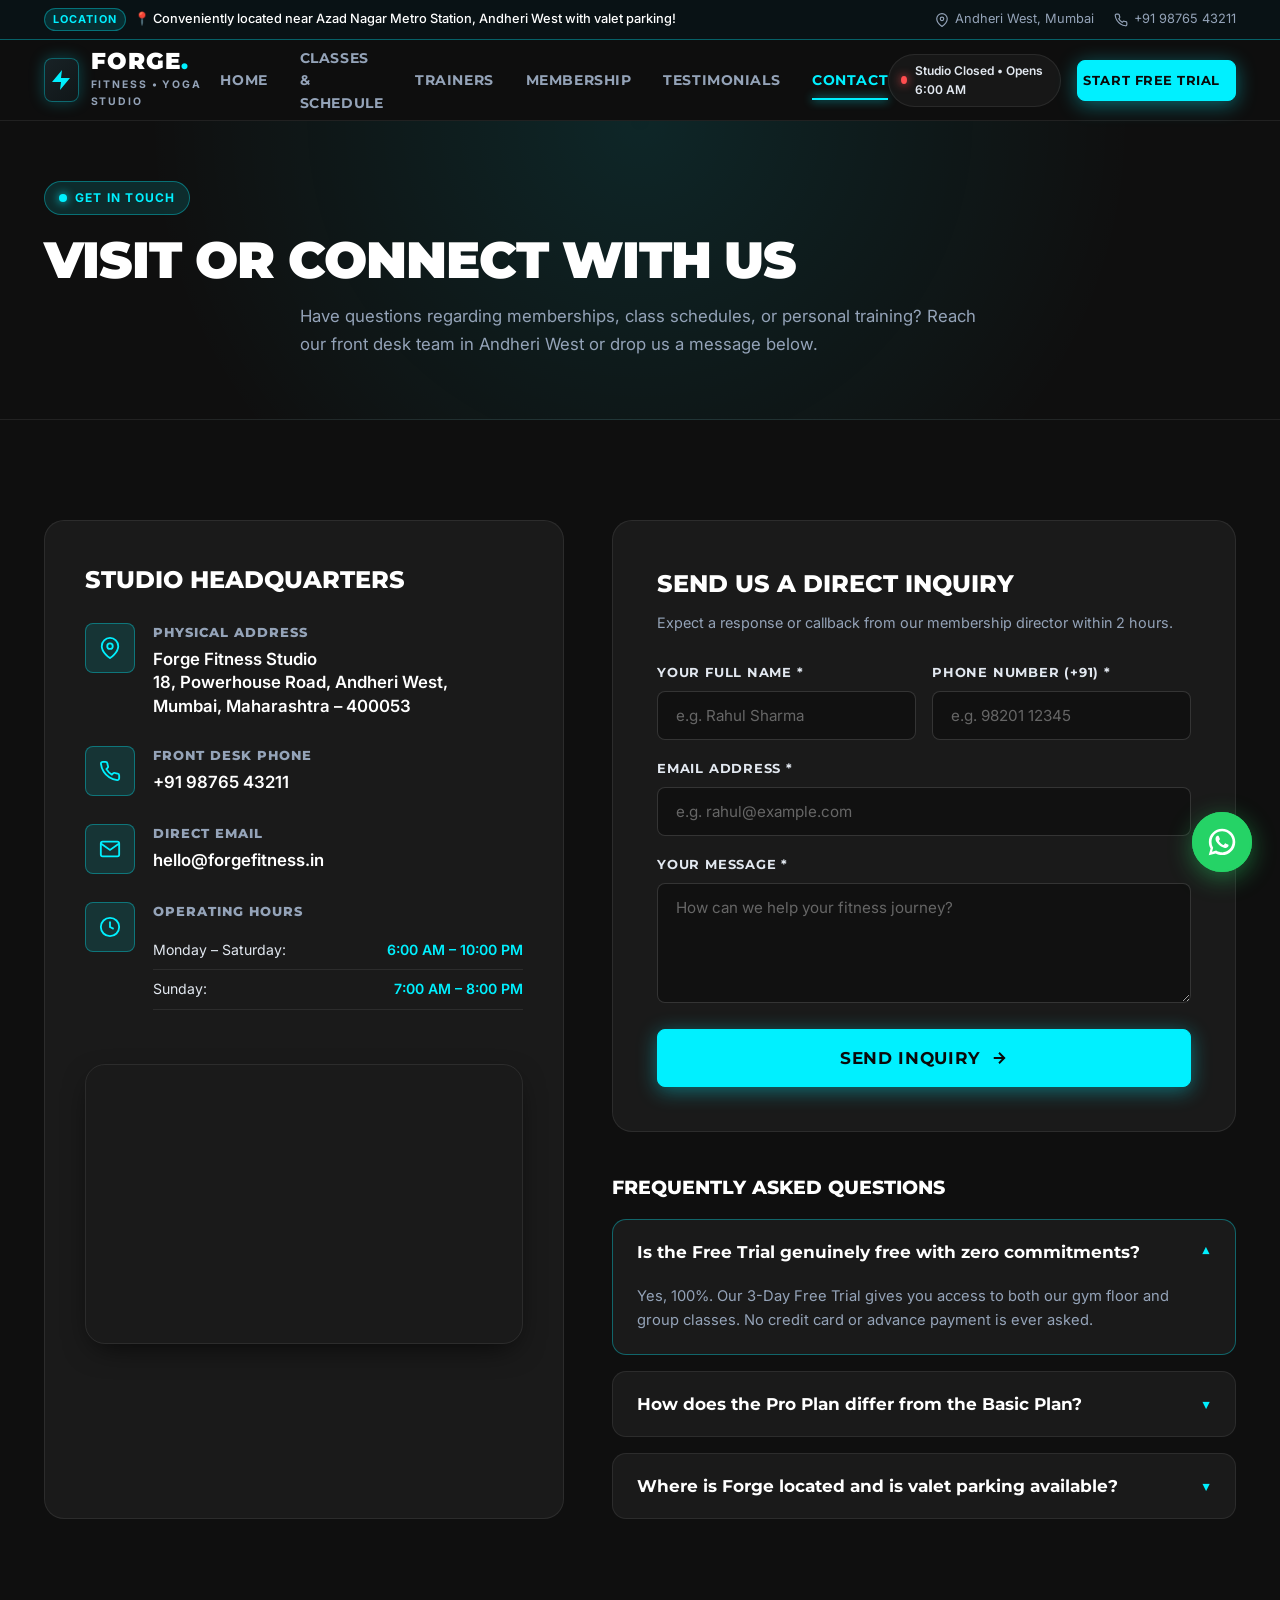
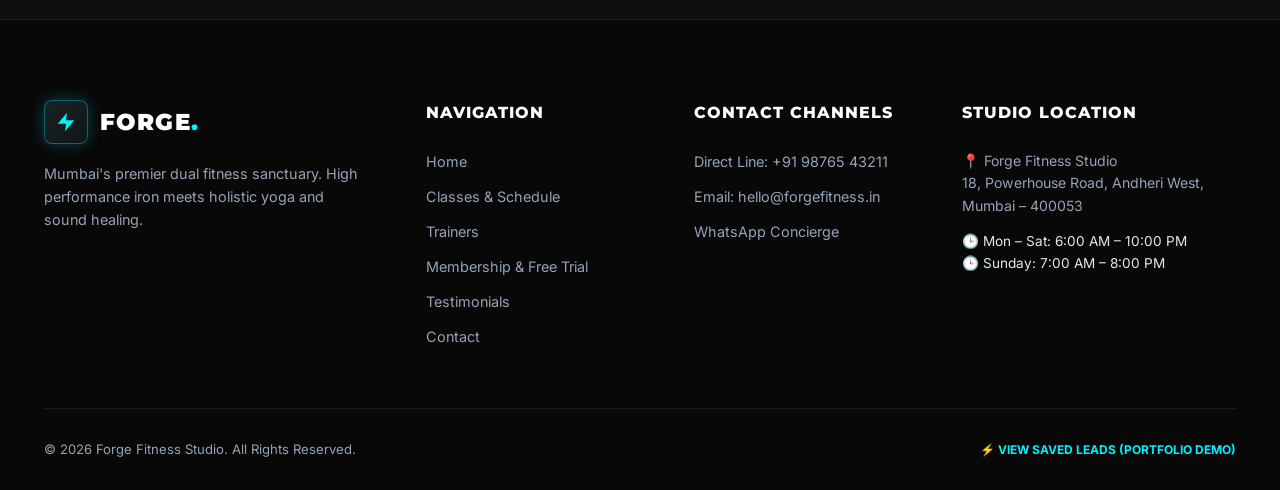
<file: contact.html>
<!DOCTYPE html>
<html lang="en">
<head>
  <meta charset="UTF-8">
  <meta name="viewport" content="width=device-width, initial-scale=1.0">
  <title>Contact & Studio Location | Forge Fitness Studio Andheri West Mumbai</title>
  <meta name="description" content="Visit Forge Fitness Studio in Andheri West, Mumbai. Call +91 98765 43211 or message us for memberships, trial passes, and directions.">
  <link rel="icon" type="image/svg+xml" href="data:image/svg+xml,<svg xmlns='http://www.w3.org/2000/svg' viewBox='0 0 24 24' fill='%2300F0FF'><polygon points='13 2 3 14 12 14 11 22 21 10 12 10 13 2'/></svg>">
  
  <!-- CSS Stylesheets -->
  <link rel="stylesheet" href="css/style.css">
  <link rel="stylesheet" href="css/responsive.css">
</head>
<body>

  <!-- Top Announcement Bar -->
  <div class="top-bar">
    <div class="container top-bar-inner">
      <div class="top-bar-announcement">
        <span class="badge" style="padding: 2px 8px; font-size: 0.68rem;">LOCATION</span>
        <span>📍 Conveniently located near Azad Nagar Metro Station, Andheri West with valet parking!</span>
      </div>
      <div class="top-bar-info">
        <div class="top-bar-item">
          <svg width="14" height="14" viewBox="0 0 24 24" fill="none" stroke="currentColor" stroke-width="2"><path d="M21 10c0 7-9 13-9 13s-9-6-9-13a9 9 0 0 1 18 0z"></path><circle cx="12" cy="10" r="3"></circle></svg>
          <span>Andheri West, Mumbai</span>
        </div>
        <div class="top-bar-item">
          <svg width="14" height="14" viewBox="0 0 24 24" fill="none" stroke="currentColor" stroke-width="2"><path d="M22 16.92v3a2 2 0 0 1-2.18 2 19.79 19.79 0 0 1-8.63-3.07 19.5 19.5 0 0 1-6-6 19.79 19.79 0 0 1-3.07-8.67A2 2 0 0 1 4.11 2h3a2 2 0 0 1 2 1.72 12.84 12.84 0 0 0 .7 2.81 2 2 0 0 1-.45 2.11L8.09 9.91a16 16 0 0 0 6 6l1.27-1.27a2 2 0 0 1 2.11-.45 12.84 12.84 0 0 0 2.81.7A2 2 0 0 1 22 16.92z"></path></svg>
          <a href="tel:+919876543211">+91 98765 43211</a>
        </div>
      </div>
    </div>
  </div>

  <!-- Sticky Navbar -->
  <header class="navbar">
    <div class="container nav-container">
      <a href="index.html" class="brand-logo" aria-label="Forge Fitness Studio Home">
        <div class="logo-symbol">
          <svg width="24" height="24" viewBox="0 0 24 24" fill="currentColor">
            <polygon points="13 2 3 14 12 14 11 22 21 10 12 10 13 2"/>
          </svg>
        </div>
        <div class="logo-text-group">
          <span class="logo-name">FORGE<span>.</span></span>
          <span class="logo-tagline">FITNESS • YOGA STUDIO</span>
        </div>
      </a>

      <nav class="nav-menu" aria-label="Main Navigation">
        <a href="index.html" class="nav-link">Home</a>
        <a href="classes.html" class="nav-link">Classes & Schedule</a>
        <a href="trainers.html" class="nav-link">Trainers</a>
        <a href="membership.html" class="nav-link">Membership</a>
        <a href="testimonials.html" class="nav-link">Testimonials</a>
        <a href="contact.html" class="nav-link active">Contact</a>
      </nav>

      <div class="nav-actions">
        <div class="studio-status-pill">
          <span class="pulse-dot"></span>
          <span>Studio Open Now</span>
        </div>
        <a href="membership.html#free-trial-section" class="btn btn-blue btn-sm">
          <span>Start Free Trial</span>
          <svg width="16" height="16" viewBox="0 0 24 24" fill="none" stroke="currentColor" stroke-width="2.5" class="arrow-icon"><line x1="5" y1="12" x2="19" y2="12"></line><polyline points="12 5 19 12 12 19"></polyline></svg>
        </a>
        <button class="hamburger-btn" aria-label="Toggle navigation menu">
          <span class="hamburger-line"></span>
          <span class="hamburger-line"></span>
          <span class="hamburger-line"></span>
        </button>
      </div>
    </div>
  </header>

  <!-- Mobile Drawer -->
  <div class="mobile-nav-overlay"></div>
  <aside class="mobile-nav-drawer" aria-label="Mobile Navigation">
    <div>
      <div class="mobile-drawer-header">
        <div class="mobile-drawer-brand">
          <div class="logo-symbol" style="width:36px; height:36px;">
            <svg width="18" height="18" viewBox="0 0 24 24" fill="currentColor">
              <polygon points="13 2 3 14 12 14 11 22 21 10 12 10 13 2"/>
            </svg>
          </div>
          <span class="logo-name" style="font-size:1.25rem;">FORGE<span>.</span></span>
        </div>
        <button class="mobile-drawer-close-btn" aria-label="Close navigation menu">
          <svg width="20" height="20" viewBox="0 0 24 24" fill="none" stroke="currentColor" stroke-width="2.5" stroke-linecap="round" stroke-linejoin="round">
            <line x1="18" y1="6" x2="6" y2="18"></line>
            <line x1="6" y1="6" x2="18" y2="18"></line>
          </svg>
        </button>
      </div>

      <nav class="mobile-nav-links">
        <a href="index.html" class="mobile-nav-link">Home <span>→</span></a>
        <a href="classes.html" class="mobile-nav-link">Classes & Schedule <span>→</span></a>
        <a href="trainers.html" class="mobile-nav-link">Trainers <span>→</span></a>
        <a href="membership.html" class="mobile-nav-link">Membership <span>→</span></a>
        <a href="testimonials.html" class="mobile-nav-link">Testimonials <span>→</span></a>
        <a href="contact.html" class="mobile-nav-link active">Contact <span>→</span></a>
      </nav>
    </div>

    <div class="mobile-drawer-footer">
      <a href="membership.html#free-trial-section" class="btn btn-blue btn-block">Claim Free Trial Pass</a>
      <a href="https://wa.me/919876543211?text=Hello%20Forge%20Fitness%20Studio%2C%20I%20am%20interested%20in%20the%20free%20trial%20or%20membership%20plans." target="_blank" rel="noopener noreferrer" class="btn btn-outline btn-block" style="border-color:#25D366; color:#25D366;">
        Chat on WhatsApp
      </a>
    </div>
  </aside>

  <!-- Page Header -->
  <section class="section-sm" style="background: radial-gradient(circle at top center, rgba(0, 240, 255, 0.1) 0%, transparent 70%); border-bottom: 1px solid var(--border-subtle); padding-top: 60px;">
    <div class="container text-center">
      <span class="badge" style="margin-bottom: 16px;">
        <span class="pulse-dot"></span>
        GET IN TOUCH
      </span>
      <h1 class="section-title" style="margin-bottom: 14px;">VISIT OR CONNECT WITH US</h1>
      <p class="section-subtitle" style="max-width: 680px; margin: 0 auto;">
        Have questions regarding memberships, class schedules, or personal training? Reach our front desk team in Andheri West or drop us a message below.
      </p>
    </div>
  </section>

  <!-- CONTACT CONTENT SECTION -->
  <section class="section">
    <div class="container">
      <div class="contact-layout-grid">
        <!-- Col 1: Studio Details, Hours & Map -->
        <div class="contact-info-card">
          <h3 style="font-family:var(--font-heading); font-size:1.5rem; font-weight:800; color:#fff; text-transform:uppercase; margin-bottom:24px;">
            STUDIO HEADQUARTERS
          </h3>

          <div class="contact-info-list">
            <!-- Address -->
            <div class="contact-info-item">
              <div class="contact-icon-bubble">
                <svg width="22" height="22" viewBox="0 0 24 24" fill="none" stroke="currentColor" stroke-width="2"><path d="M21 10c0 7-9 13-9 13s-9-6-9-13a9 9 0 0 1 18 0z"></path><circle cx="12" cy="10" r="3"></circle></svg>
              </div>
              <div>
                <div class="contact-label">Physical Address</div>
                <div class="contact-val">
                  Forge Fitness Studio<br>
                  18, Powerhouse Road, Andheri West,<br>
                  Mumbai, Maharashtra – 400053
                </div>
              </div>
            </div>

            <!-- Phone -->
            <div class="contact-info-item">
              <div class="contact-icon-bubble">
                <svg width="22" height="22" viewBox="0 0 24 24" fill="none" stroke="currentColor" stroke-width="2"><path d="M22 16.92v3a2 2 0 0 1-2.18 2 19.79 19.79 0 0 1-8.63-3.07 19.5 19.5 0 0 1-6-6 19.79 19.79 0 0 1-3.07-8.67A2 2 0 0 1 4.11 2h3a2 2 0 0 1 2 1.72 12.84 12.84 0 0 0 .7 2.81 2 2 0 0 1-.45 2.11L8.09 9.91a16 16 0 0 0 6 6l1.27-1.27a2 2 0 0 1 2.11-.45 12.84 12.84 0 0 0 2.81.7A2 2 0 0 1 22 16.92z"></path></svg>
              </div>
              <div>
                <div class="contact-label">Front Desk Phone</div>
                <div class="contact-val">
                  <a href="tel:+919876543211">+91 98765 43211</a>
                </div>
              </div>
            </div>

            <!-- Email -->
            <div class="contact-info-item">
              <div class="contact-icon-bubble">
                <svg width="22" height="22" viewBox="0 0 24 24" fill="none" stroke="currentColor" stroke-width="2"><path d="M4 4h16c1.1 0 2 .9 2 2v12c0 1.1-.9 2-2 2H4c-1.1 0-2-.9-2-2V6c0-1.1.9-2 2-2z"></path><polyline points="22,6 12,13 2,6"></polyline></svg>
              </div>
              <div>
                <div class="contact-label">Direct Email</div>
                <div class="contact-val">
                  <a href="mailto:hello@forgefitness.in">hello@forgefitness.in</a>
                </div>
              </div>
            </div>

            <!-- Hours Table -->
            <div class="contact-info-item">
              <div class="contact-icon-bubble">
                <svg width="22" height="22" viewBox="0 0 24 24" fill="none" stroke="currentColor" stroke-width="2"><circle cx="12" cy="12" r="10"></circle><polyline points="12 6 12 12 16 14"></polyline></svg>
              </div>
              <div style="flex-grow:1;">
                <div class="contact-label">Operating Hours</div>
                <table class="hours-table">
                  <tbody>
                    <tr>
                      <td>Monday – Saturday:</td>
                      <td>6:00 AM – 10:00 PM</td>
                    </tr>
                    <tr>
                      <td>Sunday:</td>
                      <td>7:00 AM – 8:00 PM</td>
                    </tr>
                  </tbody>
                </table>
              </div>
            </div>
          </div>

          <!-- Embedded Google Maps -->
          <div class="map-wrapper">
            <iframe 
              title="Forge Fitness Studio Location Map"
              src="https://www.google.com/maps/embed?pb=!1m18!1m12!1m3!1d3769.803734185794!2d72.8335!3d19.1235!2m3!1f0!2f0!3f0!3m2!1i1024!2i768!4f13.1!3m3!1m2!1s0x3be7c9d900000001%3A0x1!2sAndheri%20West%2C%20Mumbai%2C%20Maharashtra!5e0!3m2!1sen!2sin!4v1650000000000!5m2!1sen!2sin" 
              allowfullscreen="" 
              loading="lazy" 
              referrerpolicy="no-referrer-when-downgrade">
            </iframe>
          </div>
        </div>

        <!-- Col 2: Send Message Form & FAQs -->
        <div>
          <div class="contact-form-box">
            <h3 style="font-family:var(--font-heading); font-size:1.5rem; font-weight:800; color:#fff; text-transform:uppercase; margin-bottom:8px;">
              SEND US A DIRECT INQUIRY
            </h3>
            <p style="font-size:0.9rem; color:var(--text-muted); margin-bottom:28px;">
              Expect a response or callback from our membership director within 2 hours.
            </p>

            <div id="contact-form-success" style="display:none; background:#062831; border:1px solid var(--accent-blue); padding:16px; border-radius:8px; margin-bottom:20px; color:#fff; font-size:0.9rem;">
              ✓ <strong>Thank you!</strong> Your message has been received. Our team will contact you shortly.
            </div>

            <form id="contact-form">
              <div class="form-row">
                <div class="form-group">
                  <label class="form-label" for="contact-name">Your Full Name *</label>
                  <input type="text" id="contact-name" class="form-control" placeholder="e.g. Rahul Sharma" required>
                </div>
                <div class="form-group">
                  <label class="form-label" for="contact-phone">Phone Number (+91) *</label>
                  <input type="tel" id="contact-phone" class="form-control" placeholder="e.g. 98201 12345" required>
                </div>
              </div>

              <div class="form-group">
                <label class="form-label" for="contact-email">Email Address *</label>
                <input type="email" id="contact-email" class="form-control" placeholder="e.g. rahul@example.com" required>
              </div>

              <div class="form-group">
                <label class="form-label" for="contact-message">Your Message *</label>
                <textarea id="contact-message" class="form-control" placeholder="How can we help your fitness journey?" required></textarea>
              </div>

              <button type="submit" class="btn btn-blue btn-block btn-lg">
                <span>Send Inquiry</span>
                <svg width="18" height="18" viewBox="0 0 24 24" fill="none" stroke="currentColor" stroke-width="2.5" class="arrow-icon"><line x1="5" y1="12" x2="19" y2="12"></line><polyline points="12 5 19 12 12 19"></polyline></svg>
              </button>
            </form>
          </div>

          <!-- FAQ ACCORDION -->
          <div style="margin-top:40px;">
            <h4 style="font-family:var(--font-heading); font-size:1.2rem; font-weight:800; color:#fff; text-transform:uppercase; margin-bottom:16px;">
              FREQUENTLY ASKED QUESTIONS
            </h4>

            <div class="faq-list">
              <div class="faq-item active">
                <button class="faq-question">
                  <span>Is the Free Trial genuinely free with zero commitments?</span>
                  <span class="faq-icon-arrow">▼</span>
                </button>
                <div class="faq-answer">
                  <div class="faq-answer-inner">
                    Yes, 100%. Our 3-Day Free Trial gives you access to both our gym floor and group classes. No credit card or advance payment is ever asked.
                  </div>
                </div>
              </div>

              <div class="faq-item">
                <button class="faq-question">
                  <span>How does the Pro Plan differ from the Basic Plan?</span>
                  <span class="faq-icon-arrow">▼</span>
                </button>
                <div class="faq-answer">
                  <div class="faq-answer-inner">
                    While the Basic Plan (₹1,499) gives you access to the gym floor, locker facility, and 2 classes per week, the <strong>Pro Plan (₹2,499)</strong> includes unlimited group classes, 1 personal training session per month, and free diet consultation.
                  </div>
                </div>
              </div>

              <div class="faq-item">
                <button class="faq-question">
                  <span>Where is Forge located and is valet parking available?</span>
                  <span class="faq-icon-arrow">▼</span>
                </button>
                <div class="faq-answer">
                  <div class="faq-answer-inner">
                    We are located at 18, Powerhouse Road, Andheri West, Mumbai – 400053 (near Azad Nagar Metro). Complimentary valet parking is provided for all members and free trial visitors.
                  </div>
                </div>
              </div>
            </div>
          </div>
        </div>
      </div>
    </div>
  </section>

  <!-- Global Footer -->
  <footer class="site-footer">
    <div class="container">
      <div class="footer-top-grid">
        <div>
          <a href="index.html" class="brand-logo" style="margin-bottom:16px;">
            <div class="logo-symbol">
              <svg width="22" height="22" viewBox="0 0 24 24" fill="currentColor">
                <polygon points="13 2 3 14 12 14 11 22 21 10 12 10 13 2"/>
              </svg>
            </div>
            <span class="logo-name">FORGE<span>.</span></span>
          </a>
          <p class="footer-desc">
            Mumbai's premier dual fitness sanctuary. High performance iron meets holistic yoga and sound healing.
          </p>
        </div>

        <div>
          <h4 class="footer-col-title">Navigation</h4>
          <div class="footer-links-list">
            <a href="index.html" class="footer-link">Home</a>
            <a href="classes.html" class="footer-link">Classes & Schedule</a>
            <a href="trainers.html" class="footer-link">Trainers</a>
            <a href="membership.html" class="footer-link">Membership & Free Trial</a>
            <a href="testimonials.html" class="footer-link">Testimonials</a>
            <a href="contact.html" class="footer-link">Contact</a>
          </div>
        </div>

        <div>
          <h4 class="footer-col-title">Contact Channels</h4>
          <div class="footer-links-list">
            <a href="tel:+919876543211" class="footer-link">Direct Line: +91 98765 43211</a>
            <a href="mailto:hello@forgefitness.in" class="footer-link">Email: hello@forgefitness.in</a>
            <a href="https://wa.me/919876543211" class="footer-link">WhatsApp Concierge</a>
          </div>
        </div>

        <div>
          <h4 class="footer-col-title">Studio Location</h4>
          <p style="font-size:0.88rem; color:var(--text-muted); line-height:1.6; margin-bottom:14px;">
            📍 Forge Fitness Studio<br>
            18, Powerhouse Road, Andheri West, Mumbai – 400053
          </p>
          <div style="font-size:0.85rem; color:var(--text-secondary);">
            🕒 Mon – Sat: 6:00 AM – 10:00 PM<br>
            🕒 Sunday: 7:00 AM – 8:00 PM
          </div>
        </div>
      </div>

      <div class="footer-bottom">
        <div>© <span id="current-year">2026</span> Forge Fitness Studio. All Rights Reserved.</div>
        <div style="display:flex; gap:20px;">
          <a href="#" id="demo-leads-btn" style="color:var(--accent-blue); font-size:0.75rem; text-transform:uppercase; font-weight:700;">⚡ View Saved Leads (Portfolio Demo)</a>
        </div>
      </div>
    </div>
  </footer>

  <!-- Floating WhatsApp button (With exact requested message) -->
  <a href="https://wa.me/919876543211?text=Hello%20Forge%20Fitness%20Studio%2C%20I%20am%20interested%20in%20the%20free%20trial%20or%20membership%20plans." 
     target="_blank" 
     rel="noopener noreferrer" 
     class="floating-whatsapp-btn" 
     aria-label="Chat on WhatsApp">
    <div class="whatsapp-pulse-ring"></div>
    <svg width="32" height="32" viewBox="0 0 24 24" fill="currentColor">
      <path d="M12.04 2c-5.46 0-9.91 4.45-9.91 9.91 0 1.75.46 3.45 1.32 4.95L2.05 22l5.25-1.38c1.45.79 3.08 1.21 4.74 1.21 5.46 0 9.91-4.45 9.91-9.91 0-2.65-1.03-5.14-2.9-7.01A9.816 9.816 0 0 0 12.04 2zm.01 17.75c-1.46 0-2.88-.39-4.13-1.12l-.3-.18-3.08.81.82-3-.19-.31A7.85 7.85 0 0 1 4.14 11.9c0-4.35 3.55-7.9 7.91-7.9 2.11 0 4.1.82 5.59 2.31a7.86 7.86 0 0 1 2.31 5.59c0 4.36-3.54 7.9-7.9 7.9zm4.33-5.93c-.24-.12-1.41-.7-1.63-.78-.22-.08-.38-.12-.54.12-.16.24-.62.78-.76.94-.14.16-.28.18-.52.06-.24-.12-1.01-.37-1.92-1.19-.71-.63-1.19-1.41-1.33-1.65-.14-.24-.01-.37.11-.49.11-.11.24-.28.36-.42.12-.14.16-.24.24-.4.08-.16.04-.3-.02-.42-.06-.12-.54-1.3-.74-1.78-.2-.47-.4-.41-.55-.42-.14-.01-.3-.01-.46-.01-.16 0-.42.06-.64.3-.22.24-.84.82-.84 2 0 1.18.86 2.32.98 2.48.12.16 1.7 2.6 4.12 3.64.58.25 1.03.4 1.38.51.58.18 1.11.16 1.53.1.47-.07 1.41-.58 1.61-1.14.2-.56.2-1.04.14-1.14-.06-.1-.22-.16-.46-.28z"/>
    </svg>
    <div class="floating-whatsapp-tooltip">Chat with Forge on WhatsApp!</div>
  </a>

  <!-- Leads Viewer Modal -->
  <div class="modal-overlay" id="leads-viewer-modal">
    <div class="modal-card">
      <button class="modal-close-btn" data-close-modal aria-label="Close modal">✕</button>
      <div class="modal-header">
        <span class="badge" style="margin-bottom:8px;">PORTFOLIO DEMO ENGINE</span>
        <h3 class="modal-title">Saved Leads & Bookings</h3>
      </div>
      <div id="leads-list-container"></div>
    </div>
  </div>

  <!-- Scripts -->
  <script src="js/main.js"></script>
  <script src="js/forms.js"></script>
</body>
</html>
</file>
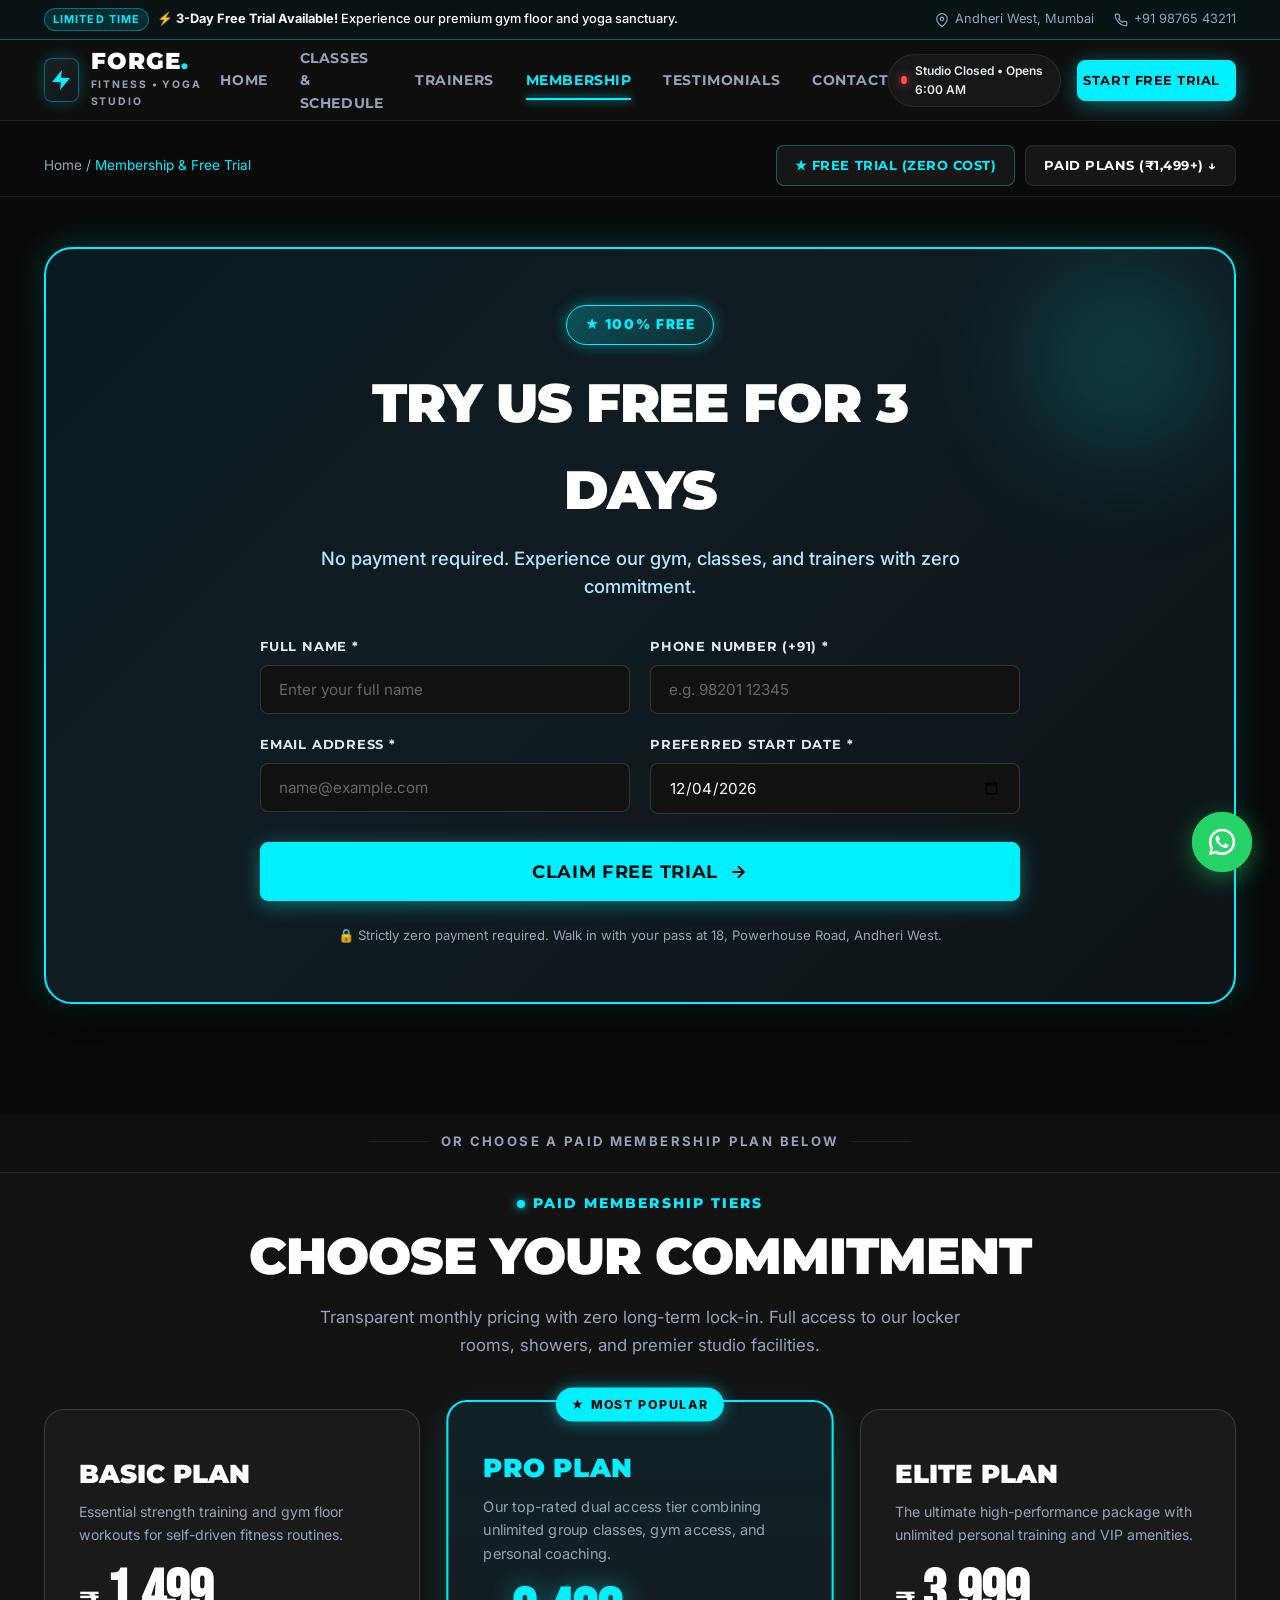
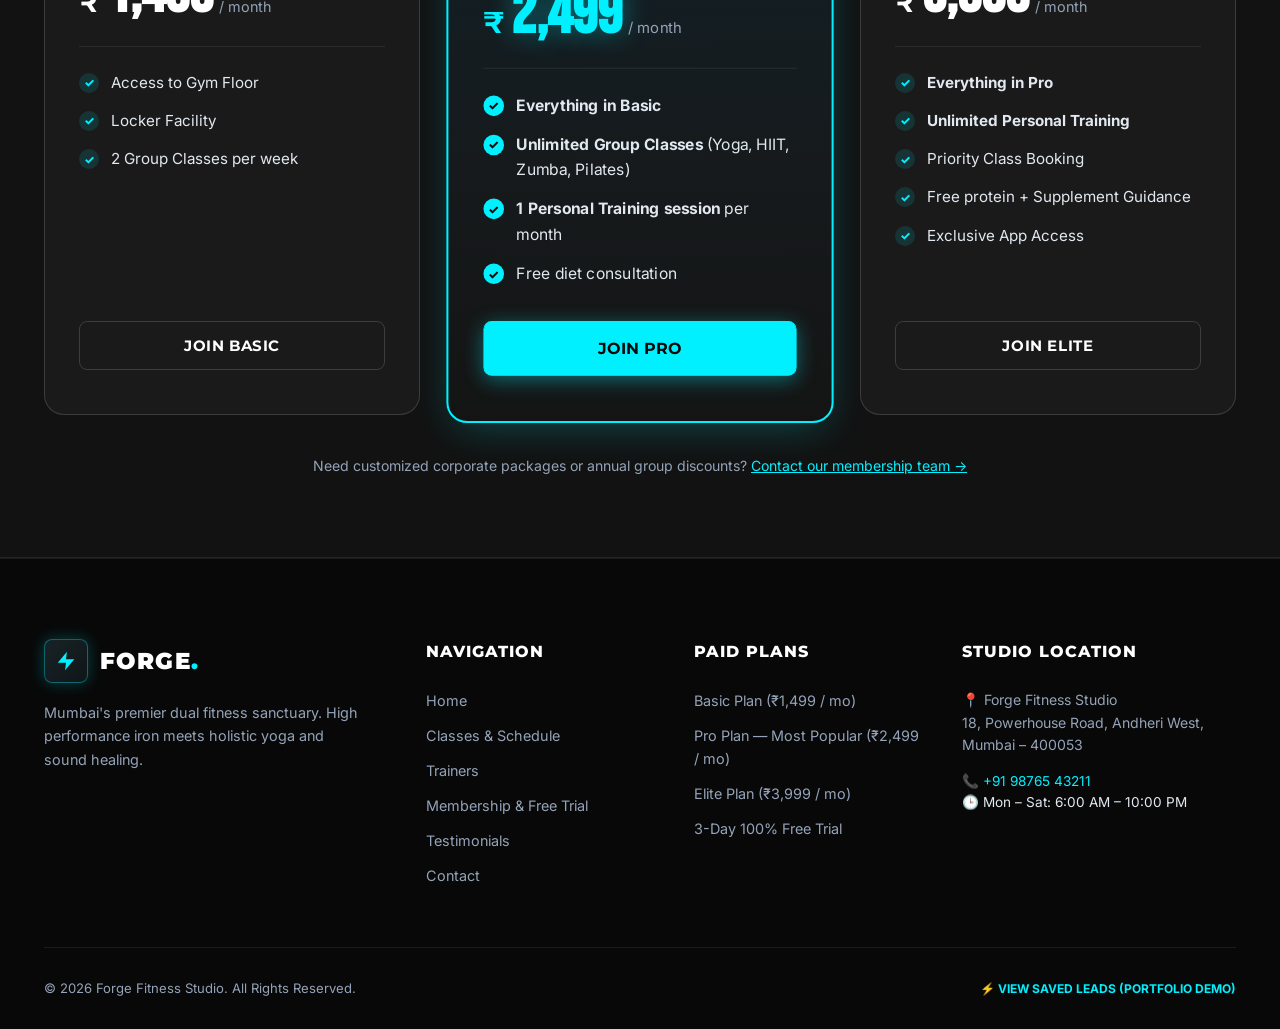
<file: membership.html>
<!DOCTYPE html>
<html lang="en">
<head>
  <meta charset="UTF-8">
  <meta name="viewport" content="width=device-width, initial-scale=1.0">
  <title>Membership Plans & Free Trial | Forge Fitness Studio Mumbai</title>
  <meta name="description" content="Try Forge Fitness Studio free for 3 days or join our Basic, Pro, or Elite paid plans in Andheri West, Mumbai. Clear pricing with zero hidden fees.">
  <link rel="icon" type="image/svg+xml" href="data:image/svg+xml,<svg xmlns='http://www.w3.org/2000/svg' viewBox='0 0 24 24' fill='%2300F0FF'><polygon points='13 2 3 14 12 14 11 22 21 10 12 10 13 2'/></svg>">
  
  <!-- CSS Stylesheets -->
  <link rel="stylesheet" href="css/style.css">
  <link rel="stylesheet" href="css/responsive.css">
</head>
<body>

  <!-- Top Announcement Bar -->
  <div class="top-bar">
    <div class="container top-bar-inner">
      <div class="top-bar-announcement">
        <span class="badge" style="padding: 2px 8px; font-size: 0.68rem;">LIMITED TIME</span>
        <span>⚡ <strong>3-Day Free Trial Available!</strong> Experience our premium gym floor and yoga sanctuary.</span>
      </div>
      <div class="top-bar-info">
        <div class="top-bar-item">
          <svg width="14" height="14" viewBox="0 0 24 24" fill="none" stroke="currentColor" stroke-width="2"><path d="M21 10c0 7-9 13-9 13s-9-6-9-13a9 9 0 0 1 18 0z"></path><circle cx="12" cy="10" r="3"></circle></svg>
          <span>Andheri West, Mumbai</span>
        </div>
        <div class="top-bar-item">
          <svg width="14" height="14" viewBox="0 0 24 24" fill="none" stroke="currentColor" stroke-width="2"><path d="M22 16.92v3a2 2 0 0 1-2.18 2 19.79 19.79 0 0 1-8.63-3.07 19.5 19.5 0 0 1-6-6 19.79 19.79 0 0 1-3.07-8.67A2 2 0 0 1 4.11 2h3a2 2 0 0 1 2 1.72 12.84 12.84 0 0 0 .7 2.81 2 2 0 0 1-.45 2.11L8.09 9.91a16 16 0 0 0 6 6l1.27-1.27a2 2 0 0 1 2.11-.45 12.84 12.84 0 0 0 2.81.7A2 2 0 0 1 22 16.92z"></path></svg>
          <a href="tel:+919876543211">+91 98765 43211</a>
        </div>
      </div>
    </div>
  </div>

  <!-- Sticky Navbar -->
  <header class="navbar">
    <div class="container nav-container">
      <a href="index.html" class="brand-logo" aria-label="Forge Fitness Studio Home">
        <div class="logo-symbol">
          <svg width="24" height="24" viewBox="0 0 24 24" fill="currentColor">
            <polygon points="13 2 3 14 12 14 11 22 21 10 12 10 13 2"/>
          </svg>
        </div>
        <div class="logo-text-group">
          <span class="logo-name">FORGE<span>.</span></span>
          <span class="logo-tagline">FITNESS • YOGA STUDIO</span>
        </div>
      </a>

      <nav class="nav-menu" aria-label="Main Navigation">
        <a href="index.html" class="nav-link">Home</a>
        <a href="classes.html" class="nav-link">Classes & Schedule</a>
        <a href="trainers.html" class="nav-link">Trainers</a>
        <a href="membership.html" class="nav-link active">Membership</a>
        <a href="testimonials.html" class="nav-link">Testimonials</a>
        <a href="contact.html" class="nav-link">Contact</a>
      </nav>

      <div class="nav-actions">
        <div class="studio-status-pill">
          <span class="pulse-dot"></span>
          <span>Studio Open Now</span>
        </div>
        <a href="#free-trial-section" class="btn btn-blue btn-sm">
          <span>Start Free Trial</span>
          <svg width="16" height="16" viewBox="0 0 24 24" fill="none" stroke="currentColor" stroke-width="2.5" class="arrow-icon"><line x1="5" y1="12" x2="19" y2="12"></line><polyline points="12 5 19 12 12 19"></polyline></svg>
        </a>
        <button class="hamburger-btn" aria-label="Toggle navigation menu">
          <span class="hamburger-line"></span>
          <span class="hamburger-line"></span>
          <span class="hamburger-line"></span>
        </button>
      </div>
    </div>
  </header>

  <!-- Mobile Drawer -->
  <div class="mobile-nav-overlay"></div>
  <aside class="mobile-nav-drawer" aria-label="Mobile Navigation">
    <div>
      <div class="mobile-drawer-header">
        <div class="mobile-drawer-brand">
          <div class="logo-symbol" style="width:36px; height:36px;">
            <svg width="18" height="18" viewBox="0 0 24 24" fill="currentColor">
              <polygon points="13 2 3 14 12 14 11 22 21 10 12 10 13 2"/>
            </svg>
          </div>
          <span class="logo-name" style="font-size:1.25rem;">FORGE<span>.</span></span>
        </div>
        <button class="mobile-drawer-close-btn" aria-label="Close navigation menu">
          <svg width="20" height="20" viewBox="0 0 24 24" fill="none" stroke="currentColor" stroke-width="2.5" stroke-linecap="round" stroke-linejoin="round">
            <line x1="18" y1="6" x2="6" y2="18"></line>
            <line x1="6" y1="6" x2="18" y2="18"></line>
          </svg>
        </button>
      </div>

      <nav class="mobile-nav-links">
        <a href="index.html" class="mobile-nav-link">Home <span>→</span></a>
        <a href="classes.html" class="mobile-nav-link">Classes & Schedule <span>→</span></a>
        <a href="trainers.html" class="mobile-nav-link">Trainers <span>→</span></a>
        <a href="membership.html" class="mobile-nav-link active">Membership <span>→</span></a>
        <a href="testimonials.html" class="mobile-nav-link">Testimonials <span>→</span></a>
        <a href="contact.html" class="mobile-nav-link">Contact <span>→</span></a>
      </nav>
    </div>

    <div class="mobile-drawer-footer">
      <a href="#free-trial-section" class="btn btn-blue btn-block">Claim Free Trial Pass</a>
      <a href="https://wa.me/919876543211?text=Hello%20Forge%20Fitness%20Studio%2C%20I%20am%20interested%20in%20the%20free%20trial%20or%20membership%20plans." target="_blank" rel="noopener noreferrer" class="btn btn-outline btn-block" style="border-color:#25D366; color:#25D366;">
        Chat on WhatsApp
      </a>
    </div>
  </aside>

  <main>
    <!-- Page Breadcrumb & Quick Anchor Switcher -->
    <section style="padding: 24px 0 10px; background: #0A0A0A; border-bottom: 1px solid var(--border-subtle);">
      <div class="container" style="display:flex; justify-content:space-between; align-items:center; flex-wrap:wrap; gap:12px;">
        <div style="font-size:0.85rem; color:var(--text-muted);">
          <a href="index.html" style="color:var(--text-muted);">Home</a> / <span style="color:var(--accent-blue);">Membership & Free Trial</span>
        </div>
        <div style="display:flex; gap:10px;">
          <a href="#free-trial-section" class="btn btn-ghost btn-sm" style="border-color:var(--accent-blue-border); color:var(--accent-blue);">
            ★ Free Trial (Zero Cost)
          </a>
          <a href="#paid-plans-section" class="btn btn-ghost btn-sm">
            Paid Plans (₹1,499+) ↓
          </a>
        </div>
      </div>
    </section>

    <!-- ====================================================================
         SECTION 1: FREE TRIAL SECTION (TOP OF THE PAGE - CLEARLY DIFFERENTIATED)
         ==================================================================== -->
    <section class="section" id="free-trial-section" style="padding-top: 50px; padding-bottom: 40px; background: #0A0A0A;">
      <div class="container">
        <!-- Visual Container Box: High contrast Electric Blue glowing border & themed background -->
        <div class="free-trial-container-box">
          
          <div class="free-trial-header-block">
            <!-- Highlighted badge: 100% Free -->
            <span class="badge badge-free">
              ★ 100% FREE
            </span>

            <!-- Big heading: Try Us Free for 3 Days -->
            <h1 class="free-trial-big-heading">
              TRY US FREE FOR 3 DAYS
            </h1>

            <!-- Short text -->
            <p class="free-trial-short-text">
              No payment required. Experience our gym, classes, and trainers with zero commitment.
            </p>
          </div>

          <!-- Simple form with exact fields requested -->
          <form id="free-trial-form" class="free-trial-form-grid">
            <!-- Field 1: Full Name -->
            <div class="form-group" style="margin-bottom:0;">
              <label class="form-label" for="trial-name">Full Name *</label>
              <input type="text" id="trial-name" class="form-control" placeholder="Enter your full name" required>
            </div>

            <!-- Field 2: Phone Number -->
            <div class="form-group" style="margin-bottom:0;">
              <label class="form-label" for="trial-phone">Phone Number (+91) *</label>
              <input type="tel" id="trial-phone" class="form-control" placeholder="e.g. 98201 12345" required>
            </div>

            <!-- Field 3: Email -->
            <div class="form-group" style="margin-bottom:0;">
              <label class="form-label" for="trial-email">Email Address *</label>
              <input type="email" id="trial-email" class="form-control" placeholder="name@example.com" required>
            </div>

            <!-- Field 4: Preferred Start Date -->
            <div class="form-group" style="margin-bottom:0;">
              <label class="form-label" for="trial-date">Preferred Start Date *</label>
              <input type="date" id="trial-date" class="form-control" required>
            </div>

            <!-- Button text: Claim Free Trial -->
            <div class="free-trial-btn-row">
              <button type="submit" class="btn btn-blue btn-block btn-lg" style="font-size:1.1rem; padding: 18px;">
                <span>Claim Free Trial</span>
                <svg width="20" height="20" viewBox="0 0 24 24" fill="none" stroke="currentColor" stroke-width="2.5" class="arrow-icon"><line x1="5" y1="12" x2="19" y2="12"></line><polyline points="12 5 19 12 12 19"></polyline></svg>
              </button>
            </div>
          </form>

          <!-- Success Message Display (Shows after submission) -->
          <div id="free-trial-success-box" class="free-trial-success-banner">
            <h4>✓ REQUEST CONFIRMED</h4>
            <p>Your free trial request has been received! We will contact you shortly.</p>
            <div style="margin-top:16px;">
              <a href="https://wa.me/919876543211?text=Hello%20Forge%20Fitness%20Studio%2C%20I%20am%20interested%20in%20the%20free%20trial%20or%20membership%20plans." target="_blank" rel="noopener noreferrer" class="btn btn-outline btn-sm" style="border-color:#25D366; color:#25D366;">
                Fast Track Confirmation via WhatsApp →
              </a>
            </div>
          </div>

          <div style="text-align:center; margin-top:24px; font-size:0.82rem; color:var(--text-muted);">
            🔒 Strictly zero payment required. Walk in with your pass at 18, Powerhouse Road, Andheri West.
          </div>
        </div>
      </div>
    </section>

    <!-- Visual Divider Between Free Trial & Paid Plans -->
    <div style="text-align:center; padding: 10px 0 20px;">
      <span style="font-size:0.82rem; font-weight:700; text-transform:uppercase; letter-spacing:0.18em; color:var(--text-muted); display:inline-flex; align-items:center; gap:12px;">
        <span style="width:60px; height:1px; background:var(--border-subtle);"></span>
        OR CHOOSE A PAID MEMBERSHIP PLAN BELOW
        <span style="width:60px; height:1px; background:var(--border-subtle);"></span>
      </span>
    </div>

    <!-- ====================================================================
         SECTION 2: PAID MEMBERSHIP PLANS SECTION (BELOW FREE TRIAL)
         ==================================================================== -->
    <section class="section paid-plans-section" id="paid-plans-section" style="background:#121212; border-top:1px solid var(--border-subtle); border-bottom:1px solid var(--border-subtle);">
      <div class="container">
        
        <div class="paid-plans-header">
          <div class="section-kicker">
            <span class="pulse-dot"></span>
            PAID MEMBERSHIP TIERS
          </div>
          <h2 class="section-title">CHOOSE YOUR COMMITMENT</h2>
          <p class="section-subtitle" style="max-width:680px; margin:0 auto;">
            Transparent monthly pricing with zero long-term lock-in. Full access to our locker rooms, showers, and premier studio facilities.
          </p>
        </div>

        <!-- Three Clear Paid Plans Side by Side in Cards -->
        <div class="paid-plans-grid">
          
          <!-- PLAN 1: BASIC PLAN (₹1,499 / month) -->
          <div class="paid-card" id="card-basic">
            <div class="paid-plan-name">Basic Plan</div>
            <p style="font-size:0.88rem; color:var(--text-muted); min-height:40px;">
              Essential strength training and gym floor workouts for self-driven fitness routines.
            </p>

            <!-- Price in large font -->
            <div class="paid-price-box">
              <span class="paid-currency">₹</span>
              <span class="paid-amount">1,499</span>
              <span class="paid-period">/ month</span>
            </div>

            <!-- List of Benefits -->
            <div class="paid-features-list">
              <div class="paid-feature-item">
                <span class="paid-check">✓</span>
                <span>Access to Gym Floor</span>
              </div>
              <div class="paid-feature-item">
                <span class="paid-check">✓</span>
                <span>Locker Facility</span>
              </div>
              <div class="paid-feature-item">
                <span class="paid-check">✓</span>
                <span>2 Group Classes per week</span>
              </div>
            </div>

            <!-- Button: Join Basic -->
            <button class="btn btn-outline btn-block" onclick="openPaidPlanModal('Basic', '₹1,499')">
              Join Basic
            </button>
          </div>

          <!-- PLAN 2: PRO PLAN (₹2,499 / month) - MOST POPULAR -->
          <div class="paid-card pro-popular" id="card-pro">
            <!-- Highlighted Most Popular Badge -->
            <div class="paid-plan-ribbon">
              <span class="badge badge-popular">★ MOST POPULAR</span>
            </div>

            <div class="paid-plan-name" style="color:#00F0FF;">Pro Plan</div>
            <p style="font-size:0.88rem; color:var(--text-muted); min-height:40px;">
              Our top-rated dual access tier combining unlimited group classes, gym access, and personal coaching.
            </p>

            <!-- Price in large font with electric blue glow -->
            <div class="paid-price-box">
              <span class="paid-currency" style="color:#00F0FF;">₹</span>
              <span class="paid-amount">2,499</span>
              <span class="paid-period">/ month</span>
            </div>

            <!-- List of Benefits -->
            <div class="paid-features-list">
              <div class="paid-feature-item">
                <span class="paid-check" style="background:#00F0FF; color:#0A0A0A;">✓</span>
                <span><strong>Everything in Basic</strong></span>
              </div>
              <div class="paid-feature-item">
                <span class="paid-check" style="background:#00F0FF; color:#0A0A0A;">✓</span>
                <span><strong>Unlimited Group Classes</strong> (Yoga, HIIT, Zumba, Pilates)</span>
              </div>
              <div class="paid-feature-item">
                <span class="paid-check" style="background:#00F0FF; color:#0A0A0A;">✓</span>
                <span><strong>1 Personal Training session</strong> per month</span>
              </div>
              <div class="paid-feature-item">
                <span class="paid-check" style="background:#00F0FF; color:#0A0A0A;">✓</span>
                <span>Free diet consultation</span>
              </div>
            </div>

            <!-- Button: Join Pro -->
            <button class="btn btn-blue btn-block" style="padding:16px;" onclick="openPaidPlanModal('Pro', '₹2,499')">
              Join Pro
            </button>
          </div>

          <!-- PLAN 3: ELITE PLAN (₹3,999 / month) -->
          <div class="paid-card" id="card-elite">
            <div class="paid-plan-name">Elite Plan</div>
            <p style="font-size:0.88rem; color:var(--text-muted); min-height:40px;">
              The ultimate high-performance package with unlimited personal training and VIP amenities.
            </p>

            <!-- Price in large font -->
            <div class="paid-price-box">
              <span class="paid-currency">₹</span>
              <span class="paid-amount">3,999</span>
              <span class="paid-period">/ month</span>
            </div>

            <!-- List of Benefits -->
            <div class="paid-features-list">
              <div class="paid-feature-item">
                <span class="paid-check">✓</span>
                <span><strong>Everything in Pro</strong></span>
              </div>
              <div class="paid-feature-item">
                <span class="paid-check">✓</span>
                <span><strong>Unlimited Personal Training</strong></span>
              </div>
              <div class="paid-feature-item">
                <span class="paid-check">✓</span>
                <span>Priority Class Booking</span>
              </div>
              <div class="paid-feature-item">
                <span class="paid-check">✓</span>
                <span>Free protein + Supplement Guidance</span>
              </div>
              <div class="paid-feature-item">
                <span class="paid-check">✓</span>
                <span>Exclusive App Access</span>
              </div>
            </div>

            <!-- Button: Join Elite -->
            <button class="btn btn-outline btn-block" onclick="openPaidPlanModal('Elite', '₹3,999')">
              Join Elite
            </button>
          </div>
        </div>

        <div style="margin-top:40px; text-align:center;">
          <p style="font-size:0.88rem; color:var(--text-muted);">
            Need customized corporate packages or annual group discounts? 
            <a href="contact.html" style="color:var(--accent-blue); text-decoration:underline;">Contact our membership team →</a>
          </p>
        </div>
      </div>
    </section>
  </main>

  <!-- PAID MEMBERSHIP APPLICATION MODAL -->
  <div class="modal-overlay" id="paid-join-modal">
    <div class="modal-card">
      <button class="modal-close-btn" data-close-modal aria-label="Close modal">✕</button>
      <div class="modal-header">
        <span class="badge" style="margin-bottom:8px;">MEMBERSHIP APPLICATION</span>
        <h3 class="modal-title" id="join-modal-plan-title">Join Plan</h3>
        <p class="modal-subtitle" id="join-modal-price" style="font-weight:700; color:var(--accent-blue); font-size:1.1rem;"></p>
      </div>

      <form id="paid-join-form">
        <input type="hidden" id="join-hidden-plan" value="Pro Plan">

        <div class="form-group">
          <label class="form-label" for="join-name">Your Full Name *</label>
          <input type="text" id="join-name" class="form-control" placeholder="Enter your full name" required>
        </div>

        <div class="form-group">
          <label class="form-label" for="join-phone">Mobile Number (+91) *</label>
          <input type="tel" id="join-phone" class="form-control" placeholder="e.g. 98201 12345" required>
        </div>

        <div class="form-group">
          <label class="form-label" for="join-email">Email Address *</label>
          <input type="email" id="join-email" class="form-control" placeholder="name@example.com" required>
        </div>

        <button type="submit" class="btn btn-blue btn-block btn-lg" style="margin-top:8px;">
          Confirm Membership Enrollment
        </button>
      </form>
    </div>
  </div>

  <!-- Global Footer -->
  <footer class="site-footer">
    <div class="container">
      <div class="footer-top-grid">
        <div>
          <a href="index.html" class="brand-logo" style="margin-bottom:16px;">
            <div class="logo-symbol">
              <svg width="22" height="22" viewBox="0 0 24 24" fill="currentColor">
                <polygon points="13 2 3 14 12 14 11 22 21 10 12 10 13 2"/>
              </svg>
            </div>
            <span class="logo-name">FORGE<span>.</span></span>
          </a>
          <p class="footer-desc">
            Mumbai's premier dual fitness sanctuary. High performance iron meets holistic yoga and sound healing.
          </p>
        </div>

        <div>
          <h4 class="footer-col-title">Navigation</h4>
          <div class="footer-links-list">
            <a href="index.html" class="footer-link">Home</a>
            <a href="classes.html" class="footer-link">Classes & Schedule</a>
            <a href="trainers.html" class="footer-link">Trainers</a>
            <a href="membership.html" class="footer-link">Membership & Free Trial</a>
            <a href="testimonials.html" class="footer-link">Testimonials</a>
            <a href="contact.html" class="footer-link">Contact</a>
          </div>
        </div>

        <div>
          <h4 class="footer-col-title">Paid Plans</h4>
          <div class="footer-links-list">
            <a href="#card-basic" class="footer-link">Basic Plan (₹1,499 / mo)</a>
            <a href="#card-pro" class="footer-link">Pro Plan — Most Popular (₹2,499 / mo)</a>
            <a href="#card-elite" class="footer-link">Elite Plan (₹3,999 / mo)</a>
            <a href="#free-trial-section" class="footer-link">3-Day 100% Free Trial</a>
          </div>
        </div>

        <div>
          <h4 class="footer-col-title">Studio Location</h4>
          <p style="font-size:0.88rem; color:var(--text-muted); line-height:1.6; margin-bottom:14px;">
            📍 Forge Fitness Studio<br>
            18, Powerhouse Road, Andheri West, Mumbai – 400053
          </p>
          <div style="font-size:0.85rem; color:var(--text-secondary);">
            📞 <a href="tel:+919876543211" class="text-blue">+91 98765 43211</a><br>
            🕒 Mon – Sat: 6:00 AM – 10:00 PM
          </div>
        </div>
      </div>

      <div class="footer-bottom">
        <div>© <span id="current-year">2026</span> Forge Fitness Studio. All Rights Reserved.</div>
        <div style="display:flex; gap:20px;">
          <a href="#" id="demo-leads-btn" style="color:var(--accent-blue); font-size:0.75rem; text-transform:uppercase; font-weight:700;">⚡ View Saved Leads (Portfolio Demo)</a>
        </div>
      </div>
    </div>
  </footer>

  <!-- FLOATING WHATSAPP BUTTON (With exact requested message) -->
  <a href="https://wa.me/919876543211?text=Hello%20Forge%20Fitness%20Studio%2C%20I%20am%20interested%20in%20the%20free%20trial%20or%20membership%20plans." 
     target="_blank" 
     rel="noopener noreferrer" 
     class="floating-whatsapp-btn" 
     aria-label="Chat on WhatsApp">
    <div class="whatsapp-pulse-ring"></div>
    <svg width="32" height="32" viewBox="0 0 24 24" fill="currentColor">
      <path d="M12.04 2c-5.46 0-9.91 4.45-9.91 9.91 0 1.75.46 3.45 1.32 4.95L2.05 22l5.25-1.38c1.45.79 3.08 1.21 4.74 1.21 5.46 0 9.91-4.45 9.91-9.91 0-2.65-1.03-5.14-2.9-7.01A9.816 9.816 0 0 0 12.04 2zm.01 17.75c-1.46 0-2.88-.39-4.13-1.12l-.3-.18-3.08.81.82-3-.19-.31A7.85 7.85 0 0 1 4.14 11.9c0-4.35 3.55-7.9 7.91-7.9 2.11 0 4.1.82 5.59 2.31a7.86 7.86 0 0 1 2.31 5.59c0 4.36-3.54 7.9-7.9 7.9zm4.33-5.93c-.24-.12-1.41-.7-1.63-.78-.22-.08-.38-.12-.54.12-.16.24-.62.78-.76.94-.14.16-.28.18-.52.06-.24-.12-1.01-.37-1.92-1.19-.71-.63-1.19-1.41-1.33-1.65-.14-.24-.01-.37.11-.49.11-.11.24-.28.36-.42.12-.14.16-.24.24-.4.08-.16.04-.3-.02-.42-.06-.12-.54-1.3-.74-1.78-.2-.47-.4-.41-.55-.42-.14-.01-.3-.01-.46-.01-.16 0-.42.06-.64.3-.22.24-.84.82-.84 2 0 1.18.86 2.32.98 2.48.12.16 1.7 2.6 4.12 3.64.58.25 1.03.4 1.38.51.58.18 1.11.16 1.53.1.47-.07 1.41-.58 1.61-1.14.2-.56.2-1.04.14-1.14-.06-.1-.22-.16-.46-.28z"/>
    </svg>
    <div class="floating-whatsapp-tooltip">Chat with Forge on WhatsApp!</div>
  </a>

  <!-- Leads Viewer Modal (Portfolio Demo Feature) -->
  <div class="modal-overlay" id="leads-viewer-modal">
    <div class="modal-card">
      <button class="modal-close-btn" data-close-modal aria-label="Close modal">✕</button>
      <div class="modal-header">
        <span class="badge" style="margin-bottom:8px;">PORTFOLIO DEMO ENGINE</span>
        <h3 class="modal-title">Saved Leads & Bookings</h3>
      </div>
      <div id="leads-list-container"></div>
    </div>
  </div>

  <!-- Scripts -->
  <script src="js/main.js"></script>
  <script src="js/forms.js"></script>
</body>
</html>
</file>
<file: css/style.css>
/* ==========================================================================
   FORGE FITNESS STUDIO - MASTER STYLESHEET
   Aesthetic: Dark, high-contrast, energetic, luxury gym & yoga sanctuary
   Accent: Electric Blue (#00F0FF) & High-Voltage Cyan
   Background: Deep Black (#0F0F0F) & Charcoal (#1A1A1A)
   ========================================================================== */

@import url('https://fonts.googleapis.com/css2?family=Bebas+Neue&family=Inter:wght@300;400;500;600;700;800&family=Montserrat:wght@500;600;700;800;900&display=swap');

/* --- CSS VARIABLES & TOKENS --- */
:root {
  --bg-primary: #0F0F0F;
  --bg-secondary: #141414;
  --bg-card: #1A1A1A;
  --bg-card-hover: #222222;
  --bg-card-elevated: #262626;
  --bg-glass: rgba(15, 15, 15, 0.88);
  --bg-glass-card: rgba(26, 26, 26, 0.85);

  /* Electric Blue Accent Palette */
  --accent-blue: #00F0FF;
  --accent-blue-hover: #38F8FF;
  --accent-blue-dim: rgba(0, 240, 255, 0.12);
  --accent-blue-border: rgba(0, 240, 255, 0.35);
  --accent-blue-glow: rgba(0, 240, 255, 0.5);

  --accent-purple: #9D00FF;
  --accent-purple-dim: rgba(157, 0, 255, 0.12);

  --text-primary: #FFFFFF;
  --text-secondary: #E2E8F0;
  --text-muted: #94A3B8;
  --text-dark: #0A0A0A;

  --border-subtle: rgba(255, 255, 255, 0.08);
  --border-medium: rgba(255, 255, 255, 0.15);
  --border-highlight: rgba(0, 240, 255, 0.5);

  --radius-xs: 4px;
  --radius-sm: 8px;
  --radius-md: 14px;
  --radius-lg: 20px;
  --radius-xl: 28px;
  --radius-full: 9999px;

  --shadow-card: 0 10px 30px -10px rgba(0, 0, 0, 0.8);
  --shadow-card-hover: 0 20px 40px -15px rgba(0, 0, 0, 0.95);
  --shadow-blue-glow: 0 0 25px rgba(0, 240, 255, 0.35);
  --shadow-blue-btn: 0 4px 20px rgba(0, 240, 255, 0.4);

  --font-heading: 'Montserrat', -apple-system, BlinkMacSystemFont, sans-serif;
  --font-display: 'Bebas Neue', sans-serif;
  --font-body: 'Inter', -apple-system, BlinkMacSystemFont, sans-serif;

  --transition-fast: 0.2s cubic-bezier(0.16, 1, 0.3, 1);
  --transition-normal: 0.3s cubic-bezier(0.16, 1, 0.3, 1);
  --transition-slow: 0.5s cubic-bezier(0.16, 1, 0.3, 1);
  --container-max: 1240px;
}

/* --- RESET & GLOBAL BASE --- */
*, *::before, *::after {
  box-sizing: border-box;
  margin: 0;
  padding: 0;
}

html {
  scroll-behavior: smooth;
  font-size: 16px;
  background-color: var(--bg-primary);
  color: var(--text-primary);
  -webkit-font-smoothing: antialiased;
  -moz-osx-font-smoothing: grayscale;
  overflow-x: hidden;
  width: 100%;
}

body {
  font-family: var(--font-body);
  background-color: var(--bg-primary);
  color: var(--text-secondary);
  line-height: 1.6;
  overflow-x: hidden;
  width: 100%;
  position: relative;
  min-height: 100vh;
}

/* Custom Scrollbar */
::-webkit-scrollbar {
  width: 9px;
}
::-webkit-scrollbar-track {
  background: var(--bg-primary);
}
::-webkit-scrollbar-thumb {
  background: #282828;
  border-radius: 4px;
}
::-webkit-scrollbar-thumb:hover {
  background: var(--accent-blue);
}

::selection {
  background: var(--accent-blue);
  color: var(--text-dark);
}

img {
  max-width: 100%;
  height: auto;
  display: block;
}

a {
  color: inherit;
  text-decoration: none;
  transition: color var(--transition-fast);
}

button, input, select, textarea {
  font-family: inherit;
  font-size: inherit;
  color: inherit;
  border: none;
  outline: none;
}

button {
  cursor: pointer;
  background: none;
}

ul, ol {
  list-style: none;
}

/* --- UTILITY CLASSES --- */
.container {
  width: 100%;
  max-width: var(--container-max);
  margin-left: auto;
  margin-right: auto;
  padding-left: 24px;
  padding-right: 24px;
}

.section {
  padding-top: 100px;
  padding-bottom: 100px;
  position: relative;
}

.section-sm {
  padding-top: 60px;
  padding-bottom: 60px;
}

.text-blue {
  color: var(--accent-blue) !important;
}

.text-white {
  color: var(--text-primary) !important;
}

.text-muted {
  color: var(--text-muted) !important;
}

.text-gradient {
  background: linear-gradient(135deg, #FFFFFF 30%, var(--accent-blue) 100%);
  -webkit-background-clip: text;
  -webkit-text-fill-color: transparent;
}

.badge {
  display: inline-flex;
  align-items: center;
  gap: 8px;
  padding: 6px 14px;
  border-radius: var(--radius-full);
  font-size: 0.75rem;
  font-weight: 700;
  letter-spacing: 0.1em;
  text-transform: uppercase;
  background: var(--accent-blue-dim);
  color: var(--accent-blue);
  border: 1px solid var(--accent-blue-border);
}

.badge-free {
  background: linear-gradient(135deg, rgba(0, 240, 255, 0.25) 0%, rgba(0, 240, 255, 0.08) 100%);
  color: #00F0FF;
  border: 1.5px solid #00F0FF;
  box-shadow: 0 0 15px rgba(0, 240, 255, 0.4);
  font-weight: 900;
  font-size: 0.85rem;
  padding: 8px 18px;
  letter-spacing: 0.12em;
}

.badge-popular {
  background: var(--accent-blue);
  color: var(--text-dark);
  border: 1px solid var(--accent-blue);
  font-weight: 800;
  font-size: 0.75rem;
  letter-spacing: 0.12em;
  box-shadow: 0 0 15px rgba(0, 240, 255, 0.5);
}

.badge-subtle {
  background: rgba(255, 255, 255, 0.05);
  color: var(--text-secondary);
  border: 1px solid var(--border-subtle);
}

.pulse-dot {
  width: 8px;
  height: 8px;
  border-radius: 50%;
  background-color: var(--accent-blue);
  box-shadow: 0 0 10px var(--accent-blue);
  animation: pulseAnimation 2s infinite;
}

@keyframes pulseAnimation {
  0% { transform: scale(0.95); opacity: 0.8; box-shadow: 0 0 0 0 rgba(0, 240, 255, 0.7); }
  70% { transform: scale(1.1); opacity: 1; box-shadow: 0 0 0 8px rgba(0, 240, 255, 0); }
  100% { transform: scale(0.95); opacity: 0.8; box-shadow: 0 0 0 0 rgba(0, 240, 255, 0); }
}

.section-header {
  text-align: center;
  max-width: 720px;
  margin: 0 auto 60px;
}

.section-header.text-left {
  text-align: left;
  margin-left: 0;
}

.section-kicker {
  font-family: var(--font-heading);
  font-size: 0.85rem;
  font-weight: 800;
  letter-spacing: 0.15em;
  text-transform: uppercase;
  color: var(--accent-blue);
  margin-bottom: 12px;
  display: flex;
  align-items: center;
  justify-content: center;
  gap: 8px;
}

.section-header.text-left .section-kicker {
  justify-content: flex-start;
}

.section-title {
  font-family: var(--font-heading);
  font-size: clamp(2rem, 4vw, 3.2rem);
  font-weight: 900;
  letter-spacing: -0.02em;
  line-height: 1.15;
  color: var(--text-primary);
  margin-bottom: 18px;
  text-transform: uppercase;
}

.section-subtitle {
  font-size: 1.05rem;
  color: var(--text-muted);
  line-height: 1.65;
  font-weight: 400;
}

/* --- BUTTONS --- */
.btn {
  display: inline-flex;
  align-items: center;
  justify-content: center;
  gap: 10px;
  padding: 14px 28px;
  border-radius: var(--radius-sm);
  font-family: var(--font-heading);
  font-size: 0.95rem;
  font-weight: 700;
  letter-spacing: 0.04em;
  text-transform: uppercase;
  transition: all var(--transition-fast);
  position: relative;
  overflow: hidden;
  white-space: nowrap;
}

.btn-blue {
  background: var(--accent-blue);
  color: var(--text-dark);
  border: 1px solid var(--accent-blue);
  box-shadow: var(--shadow-blue-btn);
}

.btn-blue:hover {
  background: var(--accent-blue-hover);
  transform: translateY(-2px);
  box-shadow: 0 6px 25px rgba(0, 240, 255, 0.6);
}

.btn-blue:active {
  transform: translateY(0);
}

.btn-outline {
  background: transparent;
  color: var(--text-primary);
  border: 1px solid var(--border-medium);
}

.btn-outline:hover {
  border-color: var(--accent-blue);
  color: var(--accent-blue);
  background: var(--accent-blue-dim);
  transform: translateY(-2px);
}

.btn-ghost {
  background: rgba(255, 255, 255, 0.05);
  color: var(--text-primary);
  border: 1px solid var(--border-subtle);
}

.btn-ghost:hover {
  background: rgba(255, 255, 255, 0.1);
  border-color: rgba(255, 255, 255, 0.2);
  transform: translateY(-2px);
}

.btn-sm {
  padding: 9px 18px;
  font-size: 0.82rem;
}

.btn-lg {
  padding: 18px 36px;
  font-size: 1.05rem;
}

.btn-block {
  width: 100%;
}

.btn svg {
  transition: transform var(--transition-fast);
}

.btn:hover svg.arrow-icon {
  transform: translateX(4px);
}

/* --- TOP ANNOUNCEMENT BAR --- */
.top-bar {
  background: #091215;
  border-bottom: 1px solid var(--accent-blue-border);
  padding: 8px 0;
  font-size: 0.8rem;
  color: var(--text-secondary);
}

.top-bar-inner {
  display: flex;
  align-items: center;
  justify-content: space-between;
}

.top-bar-info {
  display: flex;
  align-items: center;
  gap: 20px;
}

.top-bar-item {
  display: inline-flex;
  align-items: center;
  gap: 6px;
  color: var(--text-muted);
}

.top-bar-item a:hover {
  color: var(--accent-blue);
}

.top-bar-announcement {
  display: flex;
  align-items: center;
  gap: 8px;
  color: var(--text-primary);
  font-weight: 500;
}

/* --- NAVBAR --- */
.navbar {
  position: sticky;
  top: 0;
  left: 0;
  width: 100%;
  z-index: 1000;
  background: var(--bg-glass);
  backdrop-filter: blur(16px);
  -webkit-backdrop-filter: blur(16px);
  border-bottom: 1px solid var(--border-subtle);
  transition: all var(--transition-normal);
}

.navbar.scrolled {
  background: rgba(15, 15, 15, 0.96);
  box-shadow: 0 10px 30px rgba(0, 0, 0, 0.7);
  border-bottom-color: rgba(255, 255, 255, 0.1);
}

.nav-container {
  display: flex;
  align-items: center;
  justify-content: space-between;
  height: 80px;
}

/* Logo */
.brand-logo {
  display: flex;
  align-items: center;
  gap: 12px;
  text-decoration: none;
}

.logo-symbol {
  width: 44px;
  height: 44px;
  background: linear-gradient(135deg, #182226 0%, #101618 100%);
  border: 1px solid var(--accent-blue-border);
  border-radius: var(--radius-sm);
  display: flex;
  align-items: center;
  justify-content: center;
  color: var(--accent-blue);
  box-shadow: 0 0 15px rgba(0, 240, 255, 0.25);
  transition: all var(--transition-fast);
}

.brand-logo:hover .logo-symbol {
  transform: scale(1.05) rotate(3deg);
  border-color: var(--accent-blue);
  box-shadow: 0 0 25px rgba(0, 240, 255, 0.5);
}

.logo-text-group {
  display: flex;
  flex-direction: column;
}

.logo-name {
  font-family: var(--font-heading);
  font-size: 1.45rem;
  font-weight: 900;
  letter-spacing: 0.05em;
  color: var(--text-primary);
  line-height: 1;
  display: flex;
  align-items: center;
}

.logo-name span {
  color: var(--accent-blue);
}

.logo-tagline {
  font-size: 0.65rem;
  font-weight: 700;
  letter-spacing: 0.18em;
  text-transform: uppercase;
  color: var(--text-muted);
  margin-top: 4px;
}

/* Desktop Nav Links */
.nav-menu {
  display: flex;
  align-items: center;
  gap: 32px;
}

.nav-link {
  font-family: var(--font-heading);
  font-size: 0.88rem;
  font-weight: 700;
  letter-spacing: 0.04em;
  text-transform: uppercase;
  color: var(--text-muted);
  padding: 8px 0;
  position: relative;
  transition: color var(--transition-fast);
}

.nav-link:hover {
  color: var(--text-primary);
}

.nav-link::after {
  content: '';
  position: absolute;
  bottom: 0;
  left: 0;
  width: 0%;
  height: 2px;
  background: var(--accent-blue);
  box-shadow: 0 0 10px var(--accent-blue);
  transition: width var(--transition-normal);
}

.nav-link:hover::after,
.nav-link.active::after {
  width: 100%;
}

.nav-link.active {
  color: var(--accent-blue);
}

/* Nav Actions */
.nav-actions {
  display: flex;
  align-items: center;
  gap: 16px;
}

.studio-status-pill {
  display: flex;
  align-items: center;
  gap: 8px;
  padding: 6px 12px;
  background: rgba(255, 255, 255, 0.04);
  border: 1px solid var(--border-subtle);
  border-radius: var(--radius-full);
  font-size: 0.75rem;
  font-weight: 600;
  color: var(--text-secondary);
}

/* Hamburger button */
.hamburger-btn {
  display: none;
  flex-direction: column;
  justify-content: space-between;
  width: 32px;
  height: 22px;
  background: transparent;
  padding: 0;
  cursor: pointer;
  z-index: 1001;
}

.hamburger-line {
  width: 100%;
  height: 2.5px;
  background-color: var(--text-primary);
  border-radius: 2px;
  transition: all var(--transition-normal);
}

.hamburger-btn.active .hamburger-line:nth-child(1) {
  transform: translateY(10px) rotate(45deg);
  background-color: var(--accent-blue);
}

.hamburger-btn.active .hamburger-line:nth-child(2) {
  opacity: 0;
  transform: translateX(-10px);
}

.hamburger-btn.active .hamburger-line:nth-child(3) {
  transform: translateY(-9.5px) rotate(-45deg);
  background-color: var(--accent-blue);
}

/* Mobile Drawer */
.mobile-nav-drawer {
  position: fixed;
  top: 0;
  right: -100%;
  width: 86%;
  max-width: 340px;
  height: 100vh;
  height: 100dvh;
  background: #111111;
  border-left: 1px solid var(--border-medium);
  z-index: 1050;
  padding: 24px 20px 30px;
  display: flex;
  flex-direction: column;
  justify-content: space-between;
  transition: right var(--transition-normal);
  box-shadow: -20px 0 50px rgba(0, 0, 0, 0.9);
  overflow-y: auto;
  -webkit-overflow-scrolling: touch;
}

.mobile-nav-drawer.open {
  right: 0;
}

.mobile-drawer-header {
  display: flex;
  align-items: center;
  justify-content: space-between;
  margin-bottom: 24px;
  padding-bottom: 16px;
  border-bottom: 1px solid var(--border-subtle);
}

.mobile-drawer-brand {
  display: flex;
  align-items: center;
  gap: 10px;
}

.mobile-drawer-close-btn {
  width: 40px;
  height: 40px;
  border-radius: 50%;
  background: rgba(255, 255, 255, 0.08);
  border: 1px solid var(--border-medium);
  display: flex;
  align-items: center;
  justify-content: center;
  color: var(--text-primary);
  cursor: pointer;
  transition: all var(--transition-fast);
  touch-action: manipulation;
}

.mobile-drawer-close-btn:hover,
.mobile-drawer-close-btn:active {
  background: rgba(0, 240, 255, 0.15);
  color: var(--accent-blue);
  border-color: var(--accent-blue);
}

.mobile-nav-overlay {
  position: fixed;
  top: 0;
  left: 0;
  width: 100vw;
  height: 100vh;
  height: 100dvh;
  background: rgba(0, 0, 0, 0.75);
  backdrop-filter: blur(8px);
  -webkit-backdrop-filter: blur(8px);
  z-index: 1040;
  opacity: 0;
  visibility: hidden;
  transition: all var(--transition-normal);
}

.mobile-nav-overlay.open {
  opacity: 1;
  visibility: visible;
}

.mobile-nav-links {
  display: flex;
  flex-direction: column;
  gap: 20px;
}

.mobile-nav-link {
  font-family: var(--font-heading);
  font-size: 1.25rem;
  font-weight: 800;
  text-transform: uppercase;
  letter-spacing: 0.05em;
  color: var(--text-secondary);
  display: flex;
  align-items: center;
  justify-content: space-between;
  padding: 10px 0;
  border-bottom: 1px solid var(--border-subtle);
  transition: all var(--transition-fast);
}

.mobile-nav-link:hover,
.mobile-nav-link.active {
  color: var(--accent-blue);
  padding-left: 8px;
}

.mobile-drawer-footer {
  margin-top: 30px;
  display: flex;
  flex-direction: column;
  gap: 16px;
}

/* --- HERO SECTION --- */
.hero-section {
  position: relative;
  min-height: calc(100vh - 120px);
  display: flex;
  align-items: center;
  padding: 80px 0 100px;
  overflow: hidden;
}

.hero-bg {
  position: absolute;
  top: 0;
  left: 0;
  width: 100%;
  height: 100%;
  background-image: 
    linear-gradient(to right, rgba(15, 15, 15, 0.95) 0%, rgba(15, 15, 15, 0.75) 50%, rgba(15, 15, 15, 0.9) 100%),
    linear-gradient(to bottom, rgba(15, 15, 15, 0.4) 0%, rgba(15, 15, 15, 0.98) 100%),
    url('https://images.unsplash.com/photo-1534438327276-14e5300c3a48?auto=format&fit=crop&w=1920&q=85');
  background-size: cover;
  background-position: center 30%;
  z-index: 1;
}

.hero-glow-orb {
  position: absolute;
  width: 550px;
  height: 550px;
  border-radius: 50%;
  background: radial-gradient(circle, rgba(0, 240, 255, 0.16) 0%, rgba(0, 240, 255, 0) 70%);
  top: 10%;
  left: -100px;
  z-index: 2;
  pointer-events: none;
  filter: blur(50px);
}

.hero-content {
  position: relative;
  z-index: 3;
  max-width: 840px;
}

.hero-badge-wrapper {
  margin-bottom: 24px;
}

.hero-title {
  font-family: var(--font-heading);
  font-size: clamp(2.8rem, 6.5vw, 5.2rem);
  font-weight: 900;
  line-height: 1.05;
  letter-spacing: -0.03em;
  text-transform: uppercase;
  color: var(--text-primary);
  margin-bottom: 24px;
}

.hero-title .glow-word {
  color: var(--accent-blue);
  position: relative;
  display: inline-block;
  text-shadow: 0 0 35px rgba(0, 240, 255, 0.5);
}

.hero-subtitle {
  font-size: clamp(1.1rem, 2vw, 1.35rem);
  color: var(--text-secondary);
  font-weight: 500;
  margin-bottom: 38px;
  line-height: 1.5;
  max-width: 680px;
}

.hero-actions {
  display: flex;
  align-items: center;
  flex-wrap: wrap;
  gap: 18px;
  margin-bottom: 48px;
}

/* Hero Social Proof */
.hero-proof {
  display: flex;
  align-items: center;
  gap: 24px;
  padding-top: 24px;
  border-top: 1px solid var(--border-subtle);
}

.proof-avatars {
  display: flex;
  align-items: center;
}

.proof-avatar {
  width: 42px;
  height: 42px;
  border-radius: 50%;
  border: 2px solid var(--bg-primary);
  margin-left: -12px;
  object-fit: cover;
}

.proof-avatar:first-child {
  margin-left: 0;
}

.proof-text {
  font-size: 0.88rem;
  color: var(--text-muted);
}

.proof-stars {
  color: #FFB800;
  display: flex;
  align-items: center;
  gap: 2px;
  font-size: 0.9rem;
  margin-bottom: 2px;
}

/* --- QUICK STATS BAR --- */
.stats-bar-section {
  position: relative;
  z-index: 4;
  margin-top: -50px;
  margin-bottom: 30px;
}

.stats-card-grid {
  display: grid;
  grid-template-columns: repeat(4, 1fr);
  background: var(--bg-card);
  border: 1px solid var(--border-subtle);
  border-radius: var(--radius-lg);
  padding: 32px 20px;
  box-shadow: var(--shadow-card);
  backdrop-filter: blur(12px);
}

.stat-item {
  display: flex;
  flex-direction: column;
  align-items: center;
  text-align: center;
  position: relative;
  padding: 0 16px;
}

.stat-item:not(:last-child)::after {
  content: '';
  position: absolute;
  right: 0;
  top: 15%;
  height: 70%;
  width: 1px;
  background: var(--border-subtle);
}

.stat-number {
  font-family: var(--font-display);
  font-size: clamp(2.5rem, 4vw, 3.6rem);
  font-weight: 700;
  color: var(--accent-blue);
  line-height: 1;
  letter-spacing: 0.04em;
  margin-bottom: 6px;
  text-shadow: 0 0 20px rgba(0, 240, 255, 0.35);
}

.stat-label {
  font-family: var(--font-heading);
  font-size: 0.82rem;
  font-weight: 700;
  text-transform: uppercase;
  letter-spacing: 0.08em;
  color: var(--text-primary);
  margin-bottom: 2px;
}

.stat-desc {
  font-size: 0.75rem;
  color: var(--text-muted);
}

/* ==========================================================================
   MEMBERSHIP PAGE: CLEAR DIFFERENTIATION (FREE TRIAL VS PAID PLANS)
   ========================================================================== */

/* 1. FREE TRIAL SECTION (TOP OF PAGE) */
.free-trial-container-box {
  background: linear-gradient(135deg, #091a20 0%, #101c22 40%, #0d1316 100%);
  border: 2px solid var(--accent-blue);
  border-radius: var(--radius-xl);
  padding: 56px 48px;
  box-shadow: 0 15px 50px rgba(0, 0, 0, 0.8), 0 0 35px rgba(0, 240, 255, 0.25);
  position: relative;
  overflow: hidden;
  margin-bottom: 70px;
}

.free-trial-container-box::before {
  content: '';
  position: absolute;
  top: -50px;
  right: -50px;
  width: 320px;
  height: 320px;
  border-radius: 50%;
  background: radial-gradient(circle, rgba(0, 240, 255, 0.2) 0%, transparent 70%);
  pointer-events: none;
  filter: blur(40px);
}

.free-trial-header-block {
  text-align: center;
  max-width: 680px;
  margin: 0 auto 36px;
}

.free-trial-big-heading {
  font-family: var(--font-heading);
  font-size: clamp(2.2rem, 4.5vw, 3.4rem);
  font-weight: 900;
  text-transform: uppercase;
  letter-spacing: -0.02em;
  color: #FFFFFF;
  margin-top: 14px;
  margin-bottom: 12px;
}

.free-trial-short-text {
  font-size: 1.15rem;
  color: #B0E7FF;
  line-height: 1.5;
  font-weight: 500;
}

.free-trial-form-grid {
  display: grid;
  grid-template-columns: repeat(2, 1fr);
  gap: 20px;
  max-width: 760px;
  margin: 0 auto;
}

.free-trial-btn-row {
  grid-column: 1 / -1;
  margin-top: 8px;
}

/* Success notification message box */
.free-trial-success-banner {
  display: none;
  background: #062831;
  border: 2px solid #00F0FF;
  border-radius: var(--radius-md);
  padding: 24px;
  text-align: center;
  margin: 20px auto 0;
  max-width: 760px;
  box-shadow: 0 0 25px rgba(0, 240, 255, 0.3);
}

.free-trial-success-banner h4 {
  font-family: var(--font-heading);
  font-size: 1.35rem;
  font-weight: 800;
  color: #00F0FF;
  margin-bottom: 6px;
}

.free-trial-success-banner p {
  color: #FFFFFF;
  font-size: 1rem;
}

/* 2. PAID MEMBERSHIP PLANS SECTION (BELOW FREE TRIAL) */
.paid-plans-section {
  padding-top: 20px;
  padding-bottom: 80px;
}

.paid-plans-header {
  text-align: center;
  margin-bottom: 50px;
}

.paid-plans-grid {
  display: grid;
  grid-template-columns: repeat(3, 1fr);
  gap: 32px;
  align-items: stretch;
}

.paid-card {
  background: var(--bg-card);
  border: 1px solid var(--border-medium);
  border-radius: var(--radius-lg);
  padding: 44px 34px;
  display: flex;
  flex-direction: column;
  position: relative;
  transition: all var(--transition-normal);
}

.paid-card:hover {
  transform: translateY(-8px);
  border-color: rgba(255, 255, 255, 0.3);
  box-shadow: var(--shadow-card-hover);
}

/* Pro Plan (Most Popular) */
.paid-card.pro-popular {
  background: linear-gradient(180deg, #102128 0%, #161a1c 60%, #141414 100%);
  border: 2px solid var(--accent-blue);
  box-shadow: 0 10px 40px -10px rgba(0, 240, 255, 0.3);
  transform: scale(1.03);
}

.paid-card.pro-popular:hover {
  transform: scale(1.03) translateY(-8px);
  box-shadow: 0 15px 50px -10px rgba(0, 240, 255, 0.45);
}

.paid-plan-ribbon {
  position: absolute;
  top: -14px;
  left: 50%;
  transform: translateX(-50%);
  white-space: nowrap;
}

.paid-plan-name {
  font-family: var(--font-heading);
  font-size: 1.6rem;
  font-weight: 900;
  text-transform: uppercase;
  color: var(--text-primary);
  margin-bottom: 6px;
}

.paid-price-box {
  display: flex;
  align-items: baseline;
  gap: 6px;
  margin: 18px 0 24px;
  padding-bottom: 20px;
  border-bottom: 1px solid var(--border-subtle);
}

.paid-currency {
  font-family: var(--font-heading);
  font-size: 1.8rem;
  font-weight: 700;
  color: var(--text-primary);
}

.paid-amount {
  font-family: var(--font-display);
  font-size: 3.8rem;
  font-weight: 700;
  line-height: 1;
  color: var(--text-primary);
}

.pro-popular .paid-amount {
  color: var(--accent-blue);
  text-shadow: 0 0 25px rgba(0, 240, 255, 0.4);
}

.paid-period {
  font-size: 0.9rem;
  color: var(--text-muted);
}

.paid-features-list {
  display: flex;
  flex-direction: column;
  gap: 14px;
  margin-bottom: 34px;
  flex-grow: 1;
}

.paid-feature-item {
  display: flex;
  align-items: flex-start;
  gap: 12px;
  font-size: 0.95rem;
  color: var(--text-secondary);
}

.paid-check {
  width: 20px;
  height: 20px;
  border-radius: 50%;
  background: var(--accent-blue-dim);
  color: var(--accent-blue);
  display: flex;
  align-items: center;
  justify-content: center;
  font-weight: 800;
  font-size: 0.75rem;
  flex-shrink: 0;
  margin-top: 2px;
}

/* --- CLASSES & SCHEDULE --- */
.classes-grid {
  display: grid;
  grid-template-columns: repeat(auto-fit, minmax(280px, 1fr));
  gap: 28px;
}

.class-card {
  background: var(--bg-card);
  border: 1px solid var(--border-subtle);
  border-radius: var(--radius-md);
  overflow: hidden;
  transition: all var(--transition-normal);
  display: flex;
  flex-direction: column;
  position: relative;
}

.class-card:hover {
  transform: translateY(-8px);
  border-color: var(--accent-blue-border);
  box-shadow: 0 20px 40px rgba(0, 0, 0, 0.8), var(--shadow-blue-glow);
}

.class-thumb {
  position: relative;
  height: 220px;
  overflow: hidden;
}

.class-thumb img {
  width: 100%;
  height: 100%;
  object-fit: cover;
  transition: transform var(--transition-slow);
}

.class-card:hover .class-thumb img {
  transform: scale(1.08);
}

.class-category-tag {
  position: absolute;
  top: 16px;
  left: 16px;
  z-index: 2;
}

.class-body {
  padding: 24px;
  display: flex;
  flex-direction: column;
  flex-grow: 1;
}

.class-title {
  font-family: var(--font-heading);
  font-size: 1.35rem;
  font-weight: 800;
  letter-spacing: -0.01em;
  color: var(--text-primary);
  margin-bottom: 10px;
  text-transform: uppercase;
}

.class-description {
  font-size: 0.88rem;
  color: var(--text-muted);
  line-height: 1.55;
  margin-bottom: 20px;
  flex-grow: 1;
}

.class-meta-list {
  display: flex;
  align-items: center;
  justify-content: space-between;
  padding-top: 16px;
  border-top: 1px solid var(--border-subtle);
  font-size: 0.82rem;
  color: var(--text-muted);
  margin-bottom: 18px;
}

/* Schedule Controls & Table */
.schedule-controls {
  margin-bottom: 36px;
  display: flex;
  flex-direction: column;
  gap: 20px;
}

.day-tabs-bar {
  display: flex;
  align-items: center;
  gap: 8px;
  overflow-x: auto;
  padding-bottom: 8px;
}

.day-tab-btn {
  padding: 10px 22px;
  border-radius: var(--radius-full);
  background: var(--bg-card);
  border: 1px solid var(--border-subtle);
  color: var(--text-secondary);
  font-family: var(--font-heading);
  font-size: 0.88rem;
  font-weight: 700;
  text-transform: uppercase;
  white-space: nowrap;
  transition: all var(--transition-fast);
}

.day-tab-btn:hover {
  border-color: var(--border-medium);
  color: var(--text-primary);
}

.day-tab-btn.active {
  background: var(--accent-blue);
  color: var(--text-dark);
  border-color: var(--accent-blue);
  box-shadow: 0 0 15px rgba(0, 240, 255, 0.4);
}

.filter-pills-group {
  display: flex;
  align-items: center;
  flex-wrap: wrap;
  gap: 10px;
}

.filter-pill {
  padding: 7px 16px;
  border-radius: var(--radius-sm);
  background: rgba(255, 255, 255, 0.04);
  border: 1px solid var(--border-subtle);
  color: var(--text-muted);
  font-size: 0.82rem;
  font-weight: 600;
  text-transform: uppercase;
  cursor: pointer;
  transition: all var(--transition-fast);
}

.filter-pill:hover {
  color: var(--text-primary);
  border-color: rgba(255, 255, 255, 0.2);
}

.filter-pill.active {
  background: rgba(0, 240, 255, 0.15);
  color: var(--accent-blue);
  border-color: var(--accent-blue-border);
}

.schedule-search-input-wrap {
  position: relative;
  min-width: 240px;
}

.schedule-search-input-wrap input {
  padding-left: 38px;
}

.schedule-search-icon {
  position: absolute;
  left: 12px;
  top: 50%;
  transform: translateY(-50%);
  color: var(--text-muted);
}

.schedule-cards-grid {
  display: grid;
  grid-template-columns: repeat(auto-fill, minmax(340px, 1fr));
  gap: 22px;
}

.schedule-item-card {
  background: var(--bg-card);
  border: 1px solid var(--border-subtle);
  border-radius: var(--radius-md);
  padding: 24px;
  display: flex;
  flex-direction: column;
  transition: all var(--transition-normal);
  position: relative;
  border-left: 4px solid var(--accent-blue);
}

.schedule-item-card:hover {
  transform: translateY(-4px);
  border-color: var(--accent-blue-border);
  box-shadow: var(--shadow-card-hover);
}

/* --- TRAINERS --- */
.trainers-grid {
  display: grid;
  grid-template-columns: repeat(auto-fit, minmax(280px, 1fr));
  gap: 28px;
}

.trainer-card {
  background: var(--bg-card);
  border: 1px solid var(--border-subtle);
  border-radius: var(--radius-md);
  overflow: hidden;
  transition: all var(--transition-normal);
  display: flex;
  flex-direction: column;
  position: relative;
}

.trainer-card:hover {
  transform: translateY(-8px);
  border-color: var(--border-highlight);
  box-shadow: var(--shadow-card-hover), var(--shadow-blue-glow);
}

.trainer-img-wrapper {
  position: relative;
  height: 360px;
  overflow: hidden;
  background: #111;
}

.trainer-img {
  width: 100%;
  height: 100%;
  object-fit: cover;
  object-position: top center;
  transition: transform var(--transition-slow);
}

.trainer-card:hover .trainer-img {
  transform: scale(1.06);
}

.trainer-img-overlay {
  position: absolute;
  top: 0;
  left: 0;
  width: 100%;
  height: 100%;
  background: linear-gradient(to top, rgba(26, 26, 26, 1) 0%, rgba(26, 26, 26, 0.2) 60%, transparent 100%);
}

.trainer-specialty-badge {
  position: absolute;
  bottom: 20px;
  left: 20px;
  z-index: 2;
}

.trainer-info {
  padding: 24px;
  display: flex;
  flex-direction: column;
  flex-grow: 1;
}

.trainer-name {
  font-family: var(--font-heading);
  font-size: 1.4rem;
  font-weight: 800;
  color: var(--text-primary);
  margin-bottom: 4px;
}

.trainer-experience {
  font-size: 0.8rem;
  font-weight: 700;
  letter-spacing: 0.08em;
  text-transform: uppercase;
  color: var(--accent-blue);
  margin-bottom: 14px;
}

.trainer-bio {
  font-size: 0.88rem;
  color: var(--text-muted);
  line-height: 1.55;
  margin-bottom: 20px;
  flex-grow: 1;
}

.trainer-certifications {
  display: flex;
  flex-wrap: wrap;
  gap: 6px;
  margin-bottom: 20px;
}

.cert-pill {
  padding: 3px 8px;
  background: rgba(255, 255, 255, 0.05);
  border-radius: var(--radius-xs);
  font-size: 0.72rem;
  color: var(--text-secondary);
  font-weight: 500;
}

.trainer-footer {
  display: flex;
  align-items: center;
  justify-content: space-between;
  padding-top: 16px;
  border-top: 1px solid var(--border-subtle);
}

.trainer-socials {
  display: flex;
  align-items: center;
  gap: 10px;
}

.social-icon-btn {
  width: 34px;
  height: 34px;
  border-radius: 50%;
  background: rgba(255, 255, 255, 0.06);
  display: flex;
  align-items: center;
  justify-content: center;
  color: var(--text-muted);
  transition: all var(--transition-fast);
}

.social-icon-btn:hover {
  background: var(--accent-blue);
  color: var(--text-dark);
  transform: translateY(-2px);
}

/* --- TESTIMONIALS --- */
.testimonial-card-single {
  background: var(--bg-card);
  border: 1px solid var(--border-subtle);
  border-radius: var(--radius-lg);
  padding: 40px;
  position: relative;
  transition: all var(--transition-normal);
}

.testimonial-stars {
  display: flex;
  gap: 4px;
  color: #FFB800;
  font-size: 1.1rem;
  margin-bottom: 16px;
}

.testimonial-quote {
  font-size: 1.05rem;
  line-height: 1.7;
  color: var(--text-primary);
  font-style: italic;
  margin-bottom: 24px;
}

.testimonial-author-row {
  display: flex;
  align-items: center;
  justify-content: space-between;
  padding-top: 20px;
  border-top: 1px solid var(--border-subtle);
}

.author-info-group {
  display: flex;
  align-items: center;
  gap: 16px;
}

.author-avatar {
  width: 52px;
  height: 52px;
  border-radius: 50%;
  object-fit: cover;
  border: 2px solid var(--accent-blue);
}

.author-name {
  font-family: var(--font-heading);
  font-size: 1.05rem;
  font-weight: 800;
  color: var(--text-primary);
}

.author-meta {
  font-size: 0.8rem;
  color: var(--text-muted);
}

.transformation-tag {
  background: var(--accent-blue-dim);
  border: 1px solid var(--accent-blue-border);
  color: var(--accent-blue);
  padding: 6px 14px;
  border-radius: var(--radius-full);
  font-size: 0.78rem;
  font-weight: 700;
}

/* --- FORMS & INPUTS --- */
.form-group {
  margin-bottom: 18px;
  text-align: left;
}

.form-label {
  display: block;
  font-family: var(--font-heading);
  font-size: 0.82rem;
  font-weight: 700;
  text-transform: uppercase;
  letter-spacing: 0.06em;
  color: var(--text-secondary);
  margin-bottom: 8px;
}

.form-control {
  width: 100%;
  background: #111111;
  border: 1px solid var(--border-medium);
  border-radius: var(--radius-sm);
  padding: 14px 18px;
  color: var(--text-primary);
  font-size: 0.95rem;
  transition: all var(--transition-fast);
}

.form-control:focus {
  border-color: var(--accent-blue);
  background: #161616;
  box-shadow: 0 0 15px rgba(0, 240, 255, 0.3);
}

.form-control::placeholder {
  color: #666;
}

textarea.form-control {
  resize: vertical;
  min-height: 120px;
}

.form-row {
  display: grid;
  grid-template-columns: 1fr 1fr;
  gap: 16px;
}

/* --- CONTACT PAGE --- */
.contact-layout-grid {
  display: grid;
  grid-template-columns: 1fr 1.2fr;
  gap: 48px;
}

.contact-info-card {
  background: var(--bg-card);
  border: 1px solid var(--border-subtle);
  border-radius: var(--radius-lg);
  padding: 40px;
  height: 100%;
  display: flex;
  flex-direction: column;
}

.contact-info-list {
  display: flex;
  flex-direction: column;
  gap: 28px;
  margin-bottom: 30px;
}

.contact-info-item {
  display: flex;
  align-items: flex-start;
  gap: 18px;
}

.contact-icon-bubble {
  width: 50px;
  height: 50px;
  border-radius: var(--radius-sm);
  background: var(--accent-blue-dim);
  border: 1px solid var(--accent-blue-border);
  color: var(--accent-blue);
  display: flex;
  align-items: center;
  justify-content: center;
  flex-shrink: 0;
  font-size: 1.2rem;
}

.contact-label {
  font-family: var(--font-heading);
  font-size: 0.8rem;
  font-weight: 800;
  text-transform: uppercase;
  letter-spacing: 0.08em;
  color: var(--text-muted);
  margin-bottom: 4px;
}

.contact-val {
  font-size: 1.05rem;
  color: var(--text-primary);
  font-weight: 600;
  line-height: 1.4;
}

.contact-val a:hover {
  color: var(--accent-blue);
}

.hours-table {
  width: 100%;
  border-collapse: collapse;
  margin-top: 8px;
  font-size: 0.88rem;
}

.hours-table tr {
  border-bottom: 1px solid var(--border-subtle);
}

.hours-table td {
  padding: 8px 0;
  color: var(--text-secondary);
}

.hours-table td:last-child {
  text-align: right;
  font-weight: 600;
  color: var(--accent-blue);
}

.map-wrapper {
  border-radius: var(--radius-lg);
  overflow: hidden;
  border: 1px solid var(--border-subtle);
  height: 280px;
  margin-top: 24px;
  box-shadow: var(--shadow-card);
}

.map-wrapper iframe {
  width: 100%;
  height: 100%;
  border: none;
  filter: grayscale(1) invert(0.92) contrast(1.2);
}

.contact-form-box {
  background: var(--bg-card);
  border: 1px solid var(--border-subtle);
  border-radius: var(--radius-lg);
  padding: 44px;
}

/* --- FOOTER --- */
.site-footer {
  background: #080808;
  border-top: 1px solid var(--border-subtle);
  padding: 80px 0 30px;
  position: relative;
}

.footer-top-grid {
  display: grid;
  grid-template-columns: 1.5fr 1fr 1fr 1.2fr;
  gap: 40px;
  margin-bottom: 60px;
}

.footer-col-title {
  font-family: var(--font-heading);
  font-size: 1rem;
  font-weight: 800;
  text-transform: uppercase;
  letter-spacing: 0.06em;
  color: var(--text-primary);
  margin-bottom: 24px;
}

.footer-desc {
  font-size: 0.9rem;
  color: var(--text-muted);
  line-height: 1.6;
  margin-top: 18px;
  margin-bottom: 24px;
  max-width: 320px;
}

.footer-links-list {
  display: flex;
  flex-direction: column;
  gap: 12px;
}

.footer-link {
  font-size: 0.9rem;
  color: var(--text-muted);
  transition: all var(--transition-fast);
}

.footer-link:hover {
  color: var(--accent-blue);
  padding-left: 6px;
}

.footer-bottom {
  display: flex;
  align-items: center;
  justify-content: space-between;
  padding-top: 30px;
  border-top: 1px solid var(--border-subtle);
  font-size: 0.82rem;
  color: var(--text-muted);
}

.footer-bottom a:hover {
  color: var(--accent-blue);
}

/* --- FLOATING WHATSAPP BUTTON --- */
.floating-whatsapp-btn {
  position: fixed;
  bottom: 28px;
  right: 28px;
  width: 60px;
  height: 60px;
  background-color: #25D366;
  border-radius: 50%;
  display: flex;
  align-items: center;
  justify-content: center;
  color: #FFFFFF;
  box-shadow: 0 6px 25px rgba(37, 211, 102, 0.45);
  z-index: 990;
  transition: all var(--transition-fast);
  cursor: pointer;
  text-decoration: none;
}

.floating-whatsapp-btn:hover {
  transform: scale(1.1) translateY(-4px);
  box-shadow: 0 10px 30px rgba(37, 211, 102, 0.65);
}

.floating-whatsapp-btn .whatsapp-pulse-ring {
  position: absolute;
  top: 0;
  left: 0;
  width: 100%;
  height: 100%;
  border-radius: 50%;
  border: 2px solid #25D366;
  animation: waPulse 2s infinite;
  pointer-events: none;
}

@keyframes waPulse {
  0% { transform: scale(1); opacity: 0.8; }
  100% { transform: scale(1.6); opacity: 0; }
}

.floating-whatsapp-tooltip {
  position: absolute;
  right: 74px;
  background: rgba(15, 15, 15, 0.95);
  border: 1px solid rgba(255, 255, 255, 0.15);
  color: #fff;
  padding: 8px 14px;
  border-radius: var(--radius-sm);
  font-size: 0.78rem;
  font-weight: 600;
  white-space: nowrap;
  pointer-events: none;
  opacity: 0;
  transform: translateX(10px);
  transition: all var(--transition-fast);
  box-shadow: 0 4px 15px rgba(0, 0, 0, 0.5);
}

.floating-whatsapp-btn:hover .floating-whatsapp-tooltip {
  opacity: 1;
  transform: translateX(0);
}

/* Back to Top Button */
.back-to-top-btn {
  position: fixed;
  bottom: 28px;
  right: 100px;
  width: 44px;
  height: 44px;
  background: var(--bg-card);
  border: 1px solid var(--border-medium);
  border-radius: 50%;
  display: flex;
  align-items: center;
  justify-content: center;
  color: var(--text-primary);
  z-index: 989;
  cursor: pointer;
  opacity: 0;
  visibility: hidden;
  transform: translateY(10px);
  transition: all var(--transition-fast);
}

.back-to-top-btn.visible {
  opacity: 1;
  visibility: visible;
  transform: translateY(0);
}

.back-to-top-btn:hover {
  background: var(--accent-blue);
  color: var(--text-dark);
  border-color: var(--accent-blue);
}

/* --- MODAL SYSTEM --- */
.modal-overlay {
  position: fixed;
  top: 0;
  left: 0;
  width: 100vw;
  height: 100vh;
  background: rgba(0, 0, 0, 0.85);
  backdrop-filter: blur(10px);
  z-index: 2000;
  display: flex;
  align-items: center;
  justify-content: center;
  padding: 20px;
  opacity: 0;
  visibility: hidden;
  transition: all var(--transition-normal);
}

.modal-overlay.open {
  opacity: 1;
  visibility: visible;
}

.modal-card {
  background: var(--bg-card-elevated);
  border: 1px solid var(--border-medium);
  border-radius: var(--radius-lg);
  max-width: 540px;
  width: 100%;
  max-height: 90vh;
  overflow-y: auto;
  position: relative;
  padding: 40px;
  box-shadow: 0 25px 60px rgba(0, 0, 0, 0.9), 0 0 40px rgba(0, 240, 255, 0.2);
  transform: scale(0.95) translateY(20px);
  transition: all var(--transition-normal);
}

.modal-overlay.open .modal-card {
  transform: scale(1) translateY(0);
}

.modal-close-btn {
  position: absolute;
  top: 20px;
  right: 20px;
  width: 36px;
  height: 36px;
  border-radius: 50%;
  background: rgba(255, 255, 255, 0.08);
  display: flex;
  align-items: center;
  justify-content: center;
  color: var(--text-muted);
  cursor: pointer;
  transition: all var(--transition-fast);
}

.modal-close-btn:hover {
  background: #ff4d4f;
  color: #fff;
}

.modal-header {
  margin-bottom: 24px;
}

.modal-title {
  font-family: var(--font-heading);
  font-size: 1.6rem;
  font-weight: 900;
  text-transform: uppercase;
  color: var(--text-primary);
  margin-bottom: 8px;
}

.modal-subtitle {
  font-size: 0.9rem;
  color: var(--text-muted);
}

/* Toast Notifications */
.toast-container {
  position: fixed;
  top: 24px;
  right: 24px;
  z-index: 3000;
  display: flex;
  flex-direction: column;
  gap: 12px;
  pointer-events: none;
}

.toast-item {
  background: #161616;
  border: 1px solid var(--accent-blue-border);
  box-shadow: 0 10px 30px rgba(0, 0, 0, 0.8), 0 0 15px rgba(0, 240, 255, 0.25);
  border-radius: var(--radius-sm);
  padding: 14px 20px;
  display: flex;
  align-items: center;
  gap: 12px;
  color: var(--text-primary);
  font-size: 0.9rem;
  font-weight: 500;
  pointer-events: auto;
  transform: translateX(100px);
  opacity: 0;
  transition: all var(--transition-fast);
  max-width: 380px;
}

.toast-item.show {
  transform: translateX(0);
  opacity: 1;
}

.toast-icon {
  color: var(--accent-blue);
  font-size: 1.2rem;
}

/* FAQ Accordion */
.faq-list {
  display: flex;
  flex-direction: column;
  gap: 16px;
}

.faq-item {
  background: var(--bg-card);
  border: 1px solid var(--border-subtle);
  border-radius: var(--radius-md);
  overflow: hidden;
  transition: border-color var(--transition-fast);
}

.faq-item.active {
  border-color: var(--accent-blue-border);
}

.faq-question {
  width: 100%;
  padding: 22px 24px;
  display: flex;
  align-items: center;
  justify-content: space-between;
  text-align: left;
  font-family: var(--font-heading);
  font-size: 1.05rem;
  font-weight: 700;
  color: var(--text-primary);
  cursor: pointer;
  background: transparent;
}

.faq-icon-arrow {
  color: var(--accent-blue);
  transition: transform var(--transition-fast);
}

.faq-item.active .faq-icon-arrow {
  transform: rotate(180deg);
}

.faq-answer {
  max-height: 0;
  overflow: hidden;
  transition: max-height var(--transition-normal);
  padding: 0 24px;
}

.faq-item.active .faq-answer {
  max-height: 250px;
  padding-bottom: 22px;
}

.faq-answer-inner {
  font-size: 0.92rem;
  color: var(--text-muted);
  line-height: 1.65;
}
</file>
<file: css/responsive.css>
/* ==========================================================================
   FORGE FITNESS STUDIO - MASTER RESPONSIVE STYLESHEET
   Mobile-first & fully accessible layout optimization for all screen sizes:
   - Extra Small Mobile (<= 360px - iPhone SE, small Galaxy)
   - Standard Mobile (<= 480px - iPhone 12/13/14, Pixel)
   - Mobile & Tablet Portrait (<= 768px)
   - Tablets & Small Laptops (<= 1024px)
   ========================================================================== */

/* --- GLOBAL MOBILE ACCESSIBILITY & STABILITY --- */
html, body {
  overflow-x: hidden !important;
  width: 100%;
  max-width: 100%;
  position: relative;
  -webkit-text-size-adjust: 100%;
}

button, a, input, select, textarea {
  touch-action: manipulation;
  -webkit-tap-highlight-color: rgba(0, 240, 255, 0.15);
}

/* Ensure no media causes layout blowout */
img, video, iframe, svg, canvas {
  max-width: 100%;
  height: auto;
}

/* ==========================================================================
   TABLETS & SMALL DESKTOPS (<= 1024px)
   ========================================================================== */
@media (max-width: 1024px) {
  .nav-menu {
    gap: 18px;
  }
  .nav-link {
    font-size: 0.82rem;
  }

  .classes-grid,
  .trainers-grid {
    grid-template-columns: repeat(2, 1fr);
    gap: 24px;
  }

  .paid-plans-grid {
    grid-template-columns: repeat(auto-fit, minmax(280px, 1fr));
    max-width: 960px;
    margin: 0 auto;
    gap: 24px;
  }

  .paid-card.pro-popular {
    transform: none;
  }
  .paid-card.pro-popular:hover {
    transform: translateY(-6px);
  }

  .stats-card-grid {
    grid-template-columns: repeat(2, 1fr);
    gap: 20px;
    padding: 24px 20px;
  }

  .stat-item:nth-child(2)::after {
    display: none;
  }

  .contact-layout-grid {
    grid-template-columns: 1fr;
    gap: 36px;
  }

  .footer-top-grid {
    grid-template-columns: repeat(2, 1fr);
    gap: 36px;
  }
}

/* ==========================================================================
   MOBILE PHONES & TABLET PORTRAIT (<= 768px)
   ========================================================================== */
@media (max-width: 768px) {
  /* Container & Section Padding */
  .container {
    padding-left: 18px;
    padding-right: 18px;
    width: 100%;
  }

  .section {
    padding-top: 56px;
    padding-bottom: 56px;
  }

  .section-sm {
    padding-top: 40px;
    padding-bottom: 40px;
  }

  .section-header {
    margin-bottom: 36px;
  }

  .section-title {
    font-size: clamp(1.85rem, 6vw, 2.5rem);
    margin-bottom: 12px;
  }

  .section-subtitle {
    font-size: 0.95rem;
    line-height: 1.55;
  }

  /* Top Announcement Bar */
  .top-bar {
    padding: 6px 0;
  }

  .top-bar-inner {
    flex-direction: column;
    gap: 4px;
    text-align: center;
  }

  .top-bar-info {
    display: none;
  }

  .top-bar-announcement {
    font-size: 0.74rem;
    justify-content: center;
    text-align: center;
    flex-wrap: wrap;
    line-height: 1.4;
  }

  /* Navbar & Brand Header */
  .navbar {
    position: sticky;
    top: 0;
  }

  .nav-container {
    height: 68px;
    padding-left: 18px;
    padding-right: 18px;
  }

  .logo-symbol {
    width: 38px;
    height: 38px;
  }

  .logo-name {
    font-size: 1.3rem;
  }

  .logo-tagline {
    display: none; /* Hide sub-tagline to ensure clean navbar layout */
  }

  /* Hide desktop menu & action button in navbar on mobile */
  .nav-menu,
  .studio-status-pill,
  .nav-actions .btn {
    display: none !important;
  }

  .hamburger-btn {
    display: flex;
    width: 44px;
    height: 44px;
    padding: 11px 7px;
    align-items: center;
    justify-content: center;
  }

  /* Mobile Navigation Drawer */
  .mobile-nav-drawer {
    width: 86%;
    max-width: 330px;
    padding: 24px 20px 30px;
    z-index: 1050;
  }

  .mobile-drawer-header {
    display: flex;
    align-items: center;
    justify-content: space-between;
    margin-bottom: 24px;
    padding-bottom: 16px;
    border-bottom: 1px solid var(--border-subtle);
  }

  .mobile-drawer-close-btn {
    width: 42px;
    height: 42px;
    border-radius: 50%;
    background: rgba(255, 255, 255, 0.08);
    border: 1px solid var(--border-medium);
    display: flex;
    align-items: center;
    justify-content: center;
    color: var(--text-primary);
    cursor: pointer;
    transition: all var(--transition-fast);
  }

  .mobile-drawer-close-btn:active,
  .mobile-drawer-close-btn:hover {
    background: rgba(0, 240, 255, 0.15);
    color: var(--accent-blue);
    border-color: var(--accent-blue);
  }

  .mobile-nav-links {
    gap: 12px;
  }

  .mobile-nav-link {
    font-size: 1.1rem;
    padding: 10px 0;
    min-height: 44px;
    display: flex;
    align-items: center;
  }

  .mobile-drawer-footer {
    margin-top: 24px;
    gap: 12px;
  }

  /* Hero Section */
  .hero-section {
    min-height: auto;
    padding: 48px 0 56px;
  }

  .hero-title {
    font-size: clamp(2.1rem, 7.5vw, 2.9rem);
    line-height: 1.1;
    margin-bottom: 16px;
    word-break: break-word;
  }

  .hero-subtitle {
    font-size: 0.98rem;
    margin-bottom: 24px;
    line-height: 1.55;
  }

  .hero-actions {
    flex-direction: column;
    align-items: stretch;
    gap: 12px;
    width: 100%;
  }

  .hero-actions .btn {
    width: 100%;
    min-height: 48px;
  }

  .hero-proof {
    flex-direction: column;
    align-items: flex-start;
    gap: 12px;
    padding-top: 20px;
    margin-top: 20px;
  }

  .hero-glow-orb {
    width: 260px;
    height: 260px;
    left: -40px;
    top: 5%;
    opacity: 0.4;
  }

  /* Quick Stats Bar */
  .stats-bar-section {
    margin-top: 0;
    margin-bottom: 30px;
  }

  .stats-card-grid {
    grid-template-columns: repeat(2, 1fr);
    gap: 16px;
    padding: 20px 14px;
  }

  .stat-item {
    padding: 0 8px;
  }

  .stat-number {
    font-size: 2.2rem;
  }

  .stat-label {
    font-size: 0.72rem;
  }

  /* Classes & Disciplines Cards */
  .classes-grid {
    grid-template-columns: 1fr;
    gap: 22px;
  }

  .class-thumb {
    height: 210px;
  }

  .class-body {
    padding: 22px 18px;
  }

  .class-meta-list {
    flex-wrap: wrap;
    gap: 10px;
    font-size: 0.78rem;
  }

  /* Trainers Grid */
  .trainers-grid {
    grid-template-columns: 1fr;
    gap: 24px;
    max-width: 450px;
    margin: 0 auto;
  }

  .trainer-img-wrapper {
    height: 320px;
  }

  .trainer-info {
    padding: 22px 18px;
  }

  /* Classes Schedule Timetable & Filters (classes.html) */
  .day-tabs-bar {
    -webkit-overflow-scrolling: touch;
    padding-bottom: 8px;
    gap: 6px;
    scrollbar-width: thin;
  }

  .day-tab-btn {
    padding: 8px 18px;
    font-size: 0.8rem;
    min-height: 42px;
    display: inline-flex;
    align-items: center;
  }

  .category-filter-bar {
    flex-direction: column;
    align-items: stretch;
    gap: 14px;
  }

  .filter-pills-group {
    gap: 8px;
  }

  .filter-pill {
    padding: 7px 14px;
    font-size: 0.76rem;
    min-height: 38px;
    display: inline-flex;
    align-items: center;
  }

  .schedule-search-input-wrap {
    width: 100%;
    min-width: 0;
  }

  .schedule-search-input-wrap input {
    min-height: 46px;
  }

  .schedule-cards-grid {
    grid-template-columns: 1fr;
    gap: 18px;
  }

  .schedule-item-card {
    padding: 20px 16px;
  }

  .schedule-footer-row {
    flex-wrap: wrap;
    gap: 10px;
  }

  .schedule-time-badge {
    font-size: 0.8rem;
  }

  /* Membership Page: Free Trial Box & Paid Plans Grid (membership.html & index.html) */
  .free-trial-container-box {
    padding: 32px 20px;
    margin-bottom: 40px;
    border-radius: var(--radius-lg);
  }

  .free-trial-header-block {
    margin-bottom: 24px;
  }

  .free-trial-big-heading {
    font-size: 1.85rem;
    line-height: 1.15;
  }

  .free-trial-short-text {
    font-size: 0.95rem;
  }

  .free-trial-form-grid {
    grid-template-columns: 1fr;
    gap: 14px;
  }

  .free-trial-btn-row {
    margin-top: 4px;
  }

  .free-trial-btn-row button {
    width: 100%;
    min-height: 50px;
  }

  .paid-plans-grid {
    grid-template-columns: 1fr;
    max-width: 440px;
    margin: 0 auto;
    gap: 24px;
  }

  .paid-card {
    padding: 34px 22px;
  }

  .paid-card.pro-popular {
    transform: none;
    margin-top: 10px;
    margin-bottom: 10px;
  }

  .paid-card.pro-popular:hover {
    transform: translateY(-4px);
  }

  .paid-amount {
    font-size: 3.2rem;
  }

  /* Testimonials & Member Stories (testimonials.html & index.html) */
  .testimonial-card-single {
    padding: 24px 18px;
  }

  .testimonial-quote {
    font-size: 0.98rem;
    line-height: 1.6;
    margin-bottom: 20px;
  }

  .testimonial-author-row {
    flex-direction: column;
    align-items: flex-start;
    gap: 14px;
  }

  .author-info-group {
    width: 100%;
  }

  .transformation-tag {
    font-size: 0.74rem;
    padding: 4px 12px;
  }

  /* CTA Bottom Banner Card */
  .cta-bottom-banner-card {
    padding: 36px 22px !important;
    gap: 24px !important;
    border-radius: var(--radius-lg) !important;
  }

  .cta-bottom-banner-card h2 {
    font-size: 1.85rem !important;
  }

  .cta-bottom-banner-card .btn {
    width: 100%;
  }

  /* Contact Page (contact.html) */
  .contact-layout-grid {
    grid-template-columns: 1fr;
    gap: 28px;
  }

  .contact-info-card {
    padding: 26px 18px;
  }

  .contact-info-list {
    gap: 20px;
    margin-bottom: 24px;
  }

  .contact-info-item {
    gap: 14px;
  }

  .contact-icon-bubble {
    width: 44px;
    height: 44px;
    font-size: 1.1rem;
  }

  .contact-val {
    font-size: 0.95rem;
  }

  .contact-form-box {
    padding: 26px 18px;
  }

  .form-row {
    grid-template-columns: 1fr;
    gap: 14px;
  }

  .map-wrapper {
    height: 220px;
  }

  /* Form Controls iOS Safari Auto-Zoom Fix & Tap Target Accessibility */
  .form-control,
  input,
  select,
  textarea {
    font-size: 16px !important; /* Prevents auto-zoom on iOS */
    min-height: 48px;
    padding: 12px 14px;
  }

  textarea.form-control {
    min-height: 110px;
  }

  /* Modals */
  .modal-overlay {
    padding: 16px 12px;
  }

  .modal-card {
    padding: 28px 18px 24px;
    max-height: 88vh;
    border-radius: var(--radius-md);
  }

  .modal-close-btn {
    top: 14px;
    right: 14px;
    width: 38px;
    height: 38px;
    min-width: 38px;
    min-height: 38px;
  }

  .modal-title {
    font-size: 1.35rem;
  }

  /* Floating Sticky Action Buttons */
  .floating-whatsapp-btn {
    bottom: 16px;
    right: 16px;
    width: 50px;
    height: 50px;
  }

  .floating-whatsapp-btn svg {
    width: 26px;
    height: 26px;
  }

  .floating-whatsapp-tooltip {
    display: none !important;
  }

  .back-to-top-btn {
    bottom: 16px;
    right: 74px;
    width: 44px;
    height: 44px;
  }

  /* Toast Notification Bar */
  .toast-container {
    left: 16px;
    right: 16px;
    top: 16px;
    max-width: calc(100% - 32px);
  }

  .toast-item {
    width: 100%;
    max-width: 100%;
    padding: 12px 16px;
    font-size: 0.85rem;
  }

  /* Site Footer */
  .site-footer {
    padding: 50px 0 24px;
  }

  .footer-top-grid {
    grid-template-columns: 1fr;
    gap: 28px;
    margin-bottom: 36px;
  }

  .footer-desc {
    max-width: 100%;
  }

  .footer-bottom {
    flex-direction: column;
    gap: 14px;
    text-align: center;
  }
}

/* ==========================================================================
   SMALL MOBILE PHONES (<= 480px)
   ========================================================================== */
@media (max-width: 480px) {
  .section-title {
    font-size: 1.8rem;
  }

  .hero-title {
    font-size: 2.1rem;
  }

  .stats-card-grid {
    grid-template-columns: 1fr 1fr;
    gap: 12px;
    padding: 16px 12px;
  }

  .stat-number {
    font-size: 1.9rem;
  }

  .stat-label {
    font-size: 0.68rem;
  }

  .btn {
    padding: 12px 18px;
    font-size: 0.88rem;
    white-space: normal;
    text-align: center;
  }

  .btn-sm {
    padding: 8px 14px;
    font-size: 0.8rem;
  }

  .free-trial-container-box {
    padding: 24px 14px;
  }

  .free-trial-big-heading {
    font-size: 1.65rem;
  }

  .paid-card {
    padding: 28px 16px;
  }

  .paid-amount {
    font-size: 2.8rem;
  }

  .paid-currency {
    font-size: 1.5rem;
  }

  .mobile-nav-drawer {
    width: 90%;
    max-width: 310px;
    padding: 20px 16px 24px;
  }
}

/* ==========================================================================
   EXTRA-SMALL MOBILE SCREENS (<= 360px - iPhone SE / compact Android)
   ========================================================================== */
@media (max-width: 360px) {
  .container {
    padding-left: 12px;
    padding-right: 12px;
  }

  .hero-title {
    font-size: 1.85rem;
  }

  .section-title {
    font-size: 1.6rem;
  }

  .stats-card-grid {
    grid-template-columns: 1fr;
    gap: 12px;
  }

  .stat-item:not(:last-child)::after {
    display: none;
  }

  .stat-item {
    border-bottom: 1px solid var(--border-subtle);
    padding-bottom: 10px;
  }

  .stat-item:last-child {
    border-bottom: none;
    padding-bottom: 0;
  }

  .floating-whatsapp-btn {
    right: 12px;
    bottom: 12px;
    width: 46px;
    height: 46px;
  }

  .back-to-top-btn {
    right: 64px;
    bottom: 12px;
    width: 40px;
    height: 40px;
  }

  .mobile-nav-drawer {
    width: 94%;
    padding: 18px 14px 20px;
  }
}
</file>
